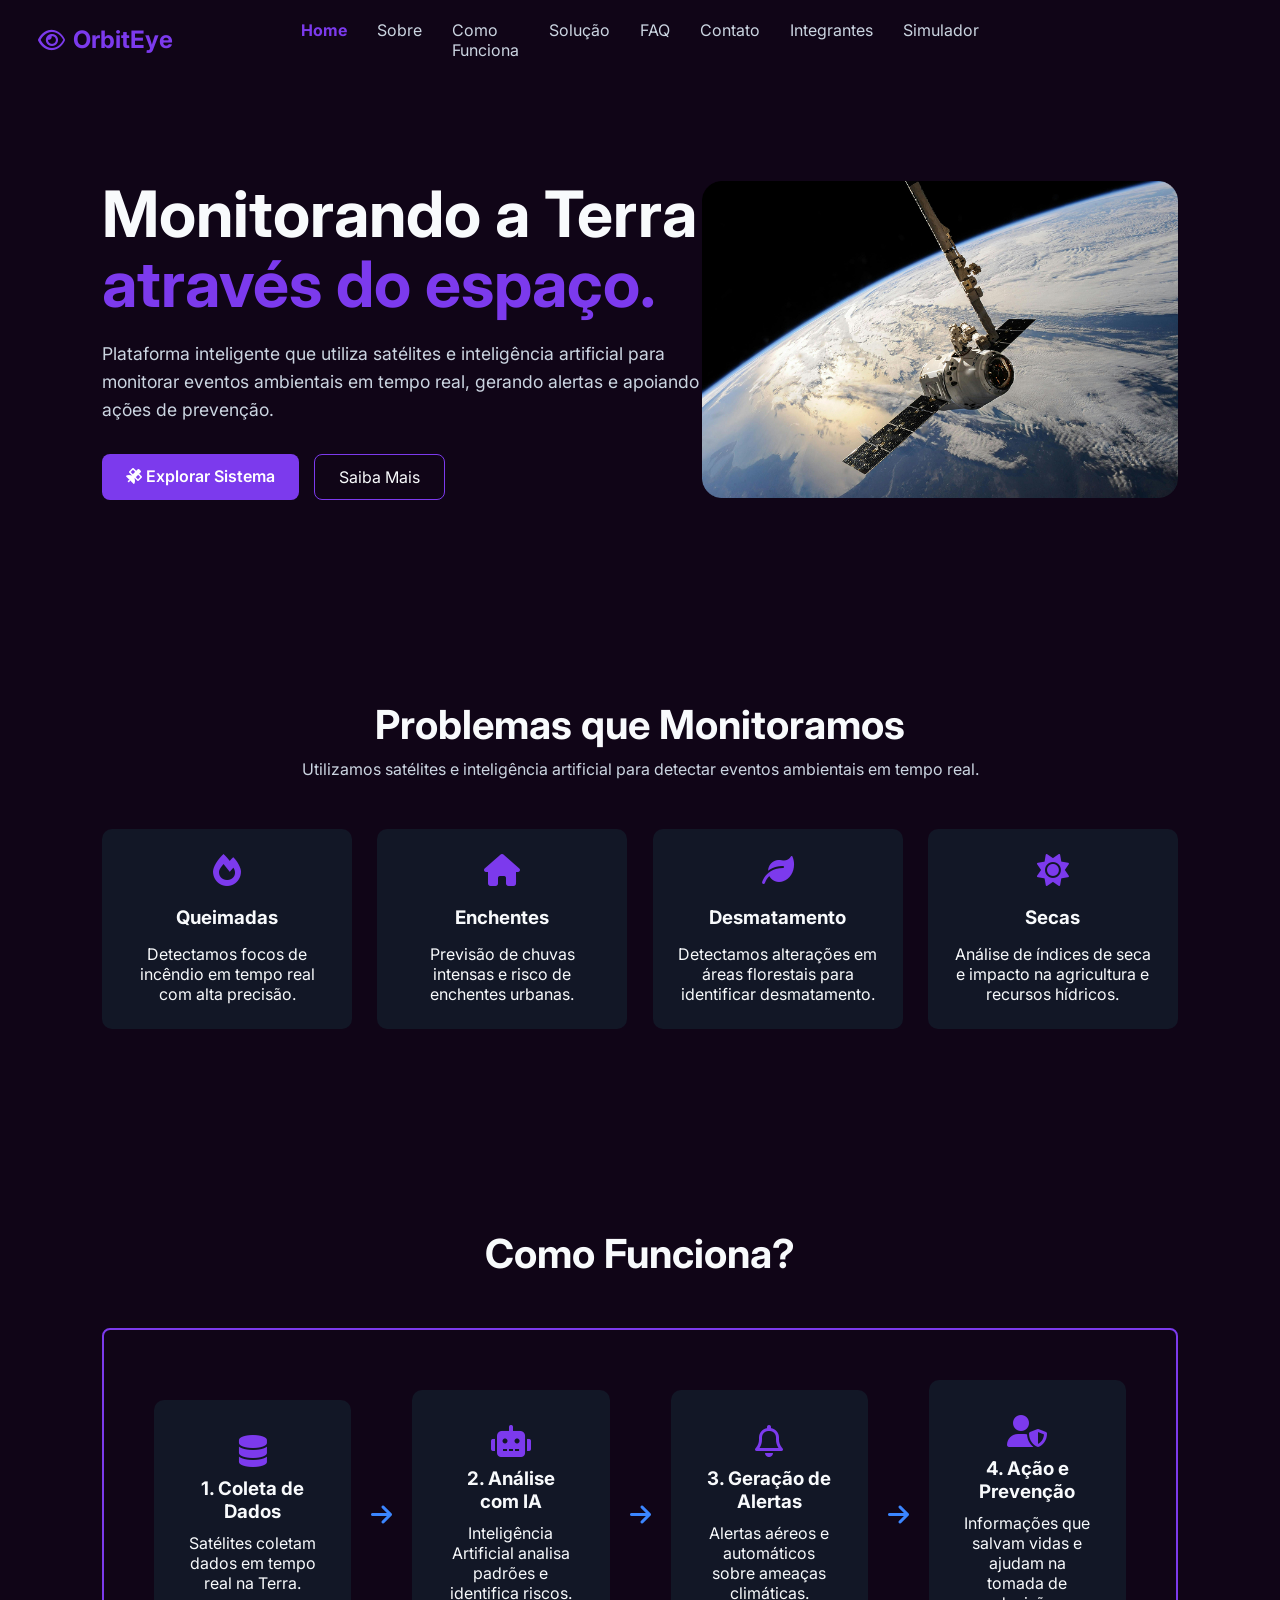
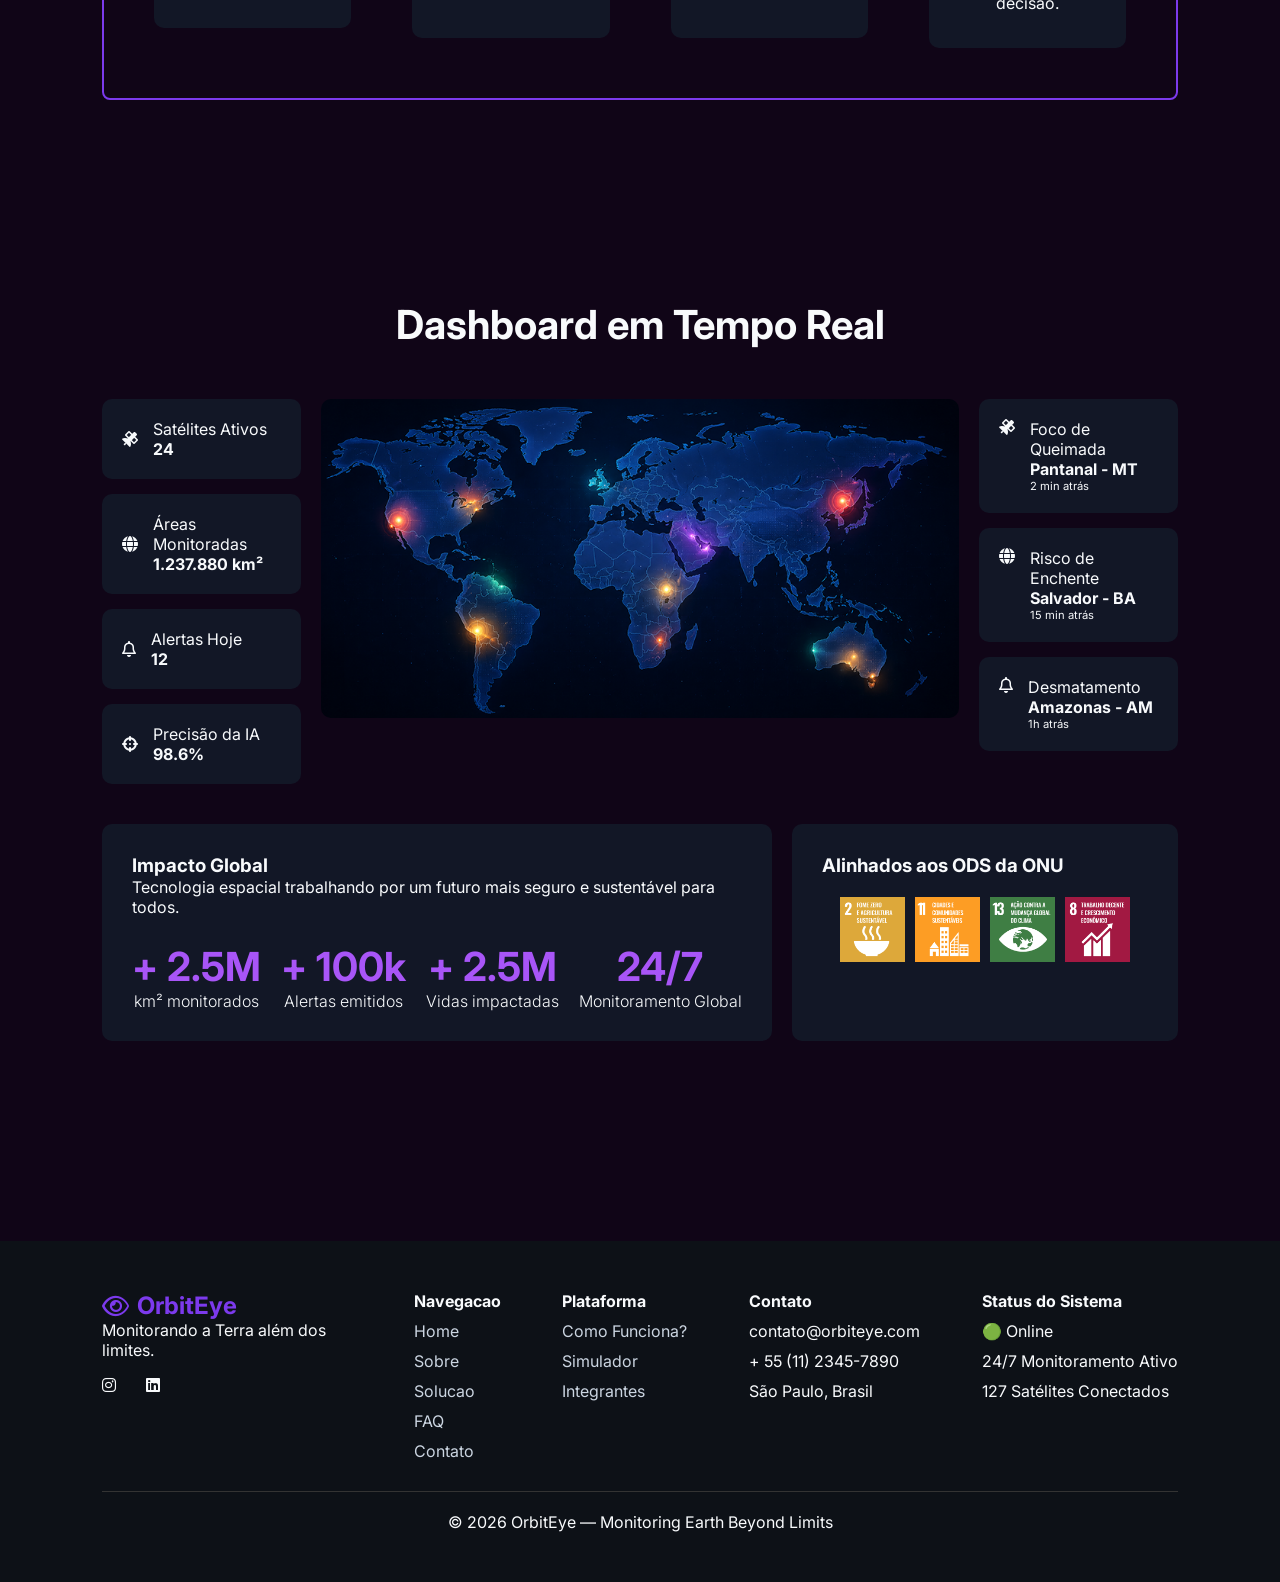
<file: index.html>
<!DOCTYPE html>
<html lang="pt-br">
<head>
    <meta charset="UTF-8">
    <meta name="viewport" content="width=device-width, initial-scale=1.0">
    <link rel="preconnect" href="https://fonts.googleapis.com">
    <link rel="preconnect" href="https://fonts.gstatic.com" crossorigin>
    <link href="https://fonts.googleapis.com/css2?family=Inter:ital,opsz,wght@0,14..32,100..900;1,14..32,100..900&display=swap" rel="stylesheet">
    <link rel="stylesheet" href="https://cdnjs.cloudflare.com/ajax/libs/font-awesome/6.0.0/css/all.min.css" />
    <link rel="stylesheet" href="./css/pages/index.css">
    <title>OrbitEye</title>
</head>
<body>
    
    <!--Navegação-->
    <nav>
        <a class="logo" href="index.html">
            <i class="fa-regular fa-eye"></i>OrbitEye
        </a>

        <ul class="nav-links">
            <li><a class="nav-link active-link" href="./index.html">Home</a></li>
            <li><a class="nav-link" href="./pages/sobre.html">Sobre</a></li>
            <li><a class="nav-link" href="./pages/como-funciona.html">Como Funciona</a></li>
            <li><a class="nav-link" href="./pages/solucao.html">Solução</a></li>
            <li><a class="nav-link" href="./pages/faq.html">FAQ</a></li>
            <li><a class="nav-link" href="./pages/contato.html">Contato</a></li>
            <li><a class="nav-link" href="./pages/integrantes.html">Integrantes</a></li>
            <li><a class="nav-link" href="./pages/simulador.html">Simulador</a></li>
        </ul>

        <!-- Menu Hamburguer -->
        <button class="hamburger" id="hamburger" aria-label="Abrir menu">
            <span></span>
            <span></span>
            <span></span>
        </button>
    </nav>

    <!--Hero-->
    <section class="hero">

        <div class="hero-content">

            <h1>
                Monitorando a Terra
                <span>através do espaço.</span>
            </h1>
    
            <p class="hero-description">
                Plataforma inteligente que utiliza satélites e inteligência artificial para monitorar eventos ambientais em tempo real, gerando alertas e apoiando ações de prevenção.
            </p>

            <div class="hero-buttons">

                <a href="./pages/simulador.html" class="btn-primary">
                    <i class="fa-solid fa-satellite"></i> Explorar Sistema
                </a>

                <a href="./pages/sobre.html" class="btn-secondary">
                    Saiba Mais
                </a>

            </div>

        </div>

        <div class="hero-image">

            <img 
                src="./assets/satelite_fundo.png" 
                alt="Imagem de Satelite"
            >

        </div>

    </section>

    <!--Seção de Problemas Monitorados-->
    <section class="problems">

        <div class="section-title">
            <h2>Problemas que Monitoramos</h2>
            <p>
                Utilizamos satélites e inteligência artificial para detectar eventos ambientais em tempo real.
            </p>
        </div>

        <div class="cards">

            <div class="problem-card">

                <i class="fa-solid fa-fire"></i>

                <h3>Queimadas</h3>
                <p>
                    Detectamos focos de incêndio em tempo real com alta precisão.
                </p>
            </div>

            <div class="problem-card">

                <i class="fa-solid fa-house"></i>

                <h3>Enchentes</h3>
                <p>
                    Previsão de chuvas intensas e risco de enchentes urbanas.
                </p>
            </div>

            <div class="problem-card">
                <i class="fa-solid fa-leaf"></i>

                <h3>Desmatamento</h3>
                <p>
                    Detectamos alterações em áreas florestais para identificar desmatamento.
                </p>
            </div>

            <div class="problem-card">
                <i class="fa-solid fa-sun"></i>

                <h3>Secas</h3>
                <p>
                    Análise de índices de seca e impacto na agricultura e recursos hídricos.
                </p>
            </div>

        </div>

    </section>

    <!--Seção de Funcionamento-->
    <section class="works">

        <div class="section-title">
            <h2>Como <span>Funciona?</span></h2>
        </div>

        <div class="steps">

            <div class="step-card">
                <i class="fa-solid fa-database"></i>

                <h3>1. Coleta de Dados</h3>
                <p>
                    Satélites coletam dados em tempo real na Terra.
                </p>
            </div>

            <i class="fa-solid fa-arrow-right arrow"></i>

            <div class="step-card">
                <i class="fa-solid fa-robot"></i>

                <h3>2. Análise com IA</h3>
                <p>
                    Inteligência Artificial analisa padrões e identifica riscos.
                </p>
            </div>

            <i class="fa-solid fa-arrow-right arrow"></i>

            <div class="step-card">
                <i class="fa-regular fa-bell"></i>

                <h3>3. Geração de Alertas</h3>
                <p>
                    Alertas aéreos e automáticos sobre ameaças climáticas.
                </p>
            </div>

            <i class="fa-solid fa-arrow-right arrow"></i>

            <div class="step-card">
                <i class="fa-solid fa-user-shield"></i>

                <h3>4. Ação e Prevenção</h3>
                <p>
                    Informações que salvam vidas e ajudam na tomada de decisão.
                </p>
            </div>

        </div>

    </section>

    <!--Seção de Dashboard-->
    <section class="dashboard" id="dashboard">

        <div class="section-title">
            <h2>Dashboard em Tempo Real</h2>
        </div>

        <!--Primeira Linha-->
        <div class="dashboard-top">

            <!--Estatísticas-->
            <div class="dashboard-stats">

                <div class="stat-item">
                    <i class="fa-solid fa-satellite"></i>
                    <div>
                        <p>Satélites Ativos</p>
                        <span>24</span>
                    </div>
                </div>

                <div class="stat-item">
                    <i class="fa-solid fa-globe"></i>
                    <div>
                        <p>Áreas Monitoradas</p>
                        <span>1.237.880 km²</span>
                    </div>
                </div>

                <div class="stat-item">
                    <i class="fa-regular fa-bell"></i>
                    <div>
                        <p>Alertas Hoje</p>
                        <span>12</span>
                    </div>
                </div>

                <div class="stat-item">
                    <i class="fa-solid fa-crosshairs"></i>
                    <div>
                        <p>Precisão da IA</p>
                        <span>98.6%</span>
                    </div>
                </div>

            </div>

            <!--Mapa-->
            <div class="dashboard-map">

                <img
                    src="./assets/dashboard_map.png"
                    alt="Mapa Mundial"
                >

            </div>

            <!--Alertas-->
            <div class="dashboard-alerts">

                <div class="alert-item">
                    <i class="fa-solid fa-satellite"></i>

                    <div>
                        <p>Foco de Queimada</p>
                        <span>Pantanal - MT</span>
                        <p class="secondary-p">2 min atrás</p>
                    </div>
                </div>

                <div class="alert-item">
                    <i class="fa-solid fa-globe"></i>

                    <div>
                        <p>Risco de Enchente</p>
                        <span>Salvador - BA</span>
                        <p class="secondary-p">15 min atrás</p>
                    </div>
                </div>

                <div class="alert-item">
                    <i class="fa-regular fa-bell"></i>

                    <div>
                        <p>Desmatamento</p>
                        <span>Amazonas - AM</span>
                        <p class="secondary-p">1h atrás</p>
                    </div>
                </div>

            </div>

        </div>

        <!--Segunda Linha-->
        <div class="dashboard-bottom">

            <!--Impacto Global-->
            <div class="impact">

                <h3>Impacto Global</h3>

                <p>
                    Tecnologia espacial trabalhando por um futuro mais seguro e sustentável para todos.
                </p>

                <div class="impact-cards">

                    <div class="impact-card">
                        <span>+ 2.5M</span>
                        <p>km² monitorados</p>
                    </div>

                    <div class="impact-card">
                        <span>+ 100k</span>
                        <p>Alertas emitidos</p>
                    </div>

                    <div class="impact-card">
                        <span>+ 2.5M</span>
                        <p>Vidas impactadas</p>
                    </div>

                    <div class="impact-card">
                        <span>24/7</span>
                        <p>Monitoramento Global</p>
                    </div>

                </div>

            </div>

            <!-- ODS -->
            <div class="ods">

                <h3>Alinhados aos ODS da ONU</h3>

                <div class="ods-icons">

                    <img src="./assets/ods2.png" alt="ODS 2">
                    <img src="./assets/ods11.png" alt="ODS 11">
                    <img src="./assets/ods13.png" alt="ODS 13">
                    <img src="./assets/ods8.png" alt="ODS 8">

                </div>

            </div>

        </div>

</section>


        <!--Footer-->
        <footer>

            <div class="footer-content">

                <!--Logo e Redes-->
                <div class="footer-brand">

                    <a class="logo" href="index.html">
                        <i class="fa-regular fa-eye"></i>
                        OrbitEye
                    </a>

                    <p>
                        Monitorando a Terra além dos limites.
                    </p>

                    <div class="social-links">

                        <a href="#">
                            <i class="fa-brands fa-instagram"></i>
                        </a>

                        <a href="#">
                            <i class="fa-brands fa-x-twitter"></i>
                        </a>

                        <a href="#">
                            <i class="fa-brands fa-linkedin"></i>
                        </a>

                    </div>

                </div>

            <!--Navegação-->

            <div class="footer-column">

                <h4>Navegacao</h4>

                <a href="./index.html">Home</a>
                <a href="./pages/sobre.html">Sobre</a>
                <a href="./pages/solucao.html">Solucao</a>
                <a href="./pages/faq.html">FAQ</a>
                <a href="./pages/contato.html">Contato</a>

            </div>

            <!--Plataforma-->
            <div class="footer-column">

                <h4>Plataforma</h4>

                <a href="./pages/como-funciona.html">Como Funciona?</a>
                <a href="./pages/simulador.html">Simulador</a>
                <a href="./pages/integrantes.html">Integrantes</a>

            </div>

            <!--Contato-->
            <div class="footer-column">

                <h4>Contato</h4>

                <p>contato@orbiteye.com</p>
                <p>+ 55 (11) 2345-7890</p>
                <p>São Paulo, Brasil</p>

            </div>

            <!--Status-->
            <div class="footer-column">

                <h4>Status do Sistema</h4>

                <p>🟢 Online</p>
                <p>24/7 Monitoramento Ativo</p>
                <p>127 Satélites Conectados</p>

            </div>

        </div>

        <div class="footer-bottom">

            <p>
                © 2026 OrbitEye — Monitoring Earth Beyond Limits
            </p>

        </div>
            
    </footer>

    <script src="./js/nav.js"></script>
</body>
</html>
</file>
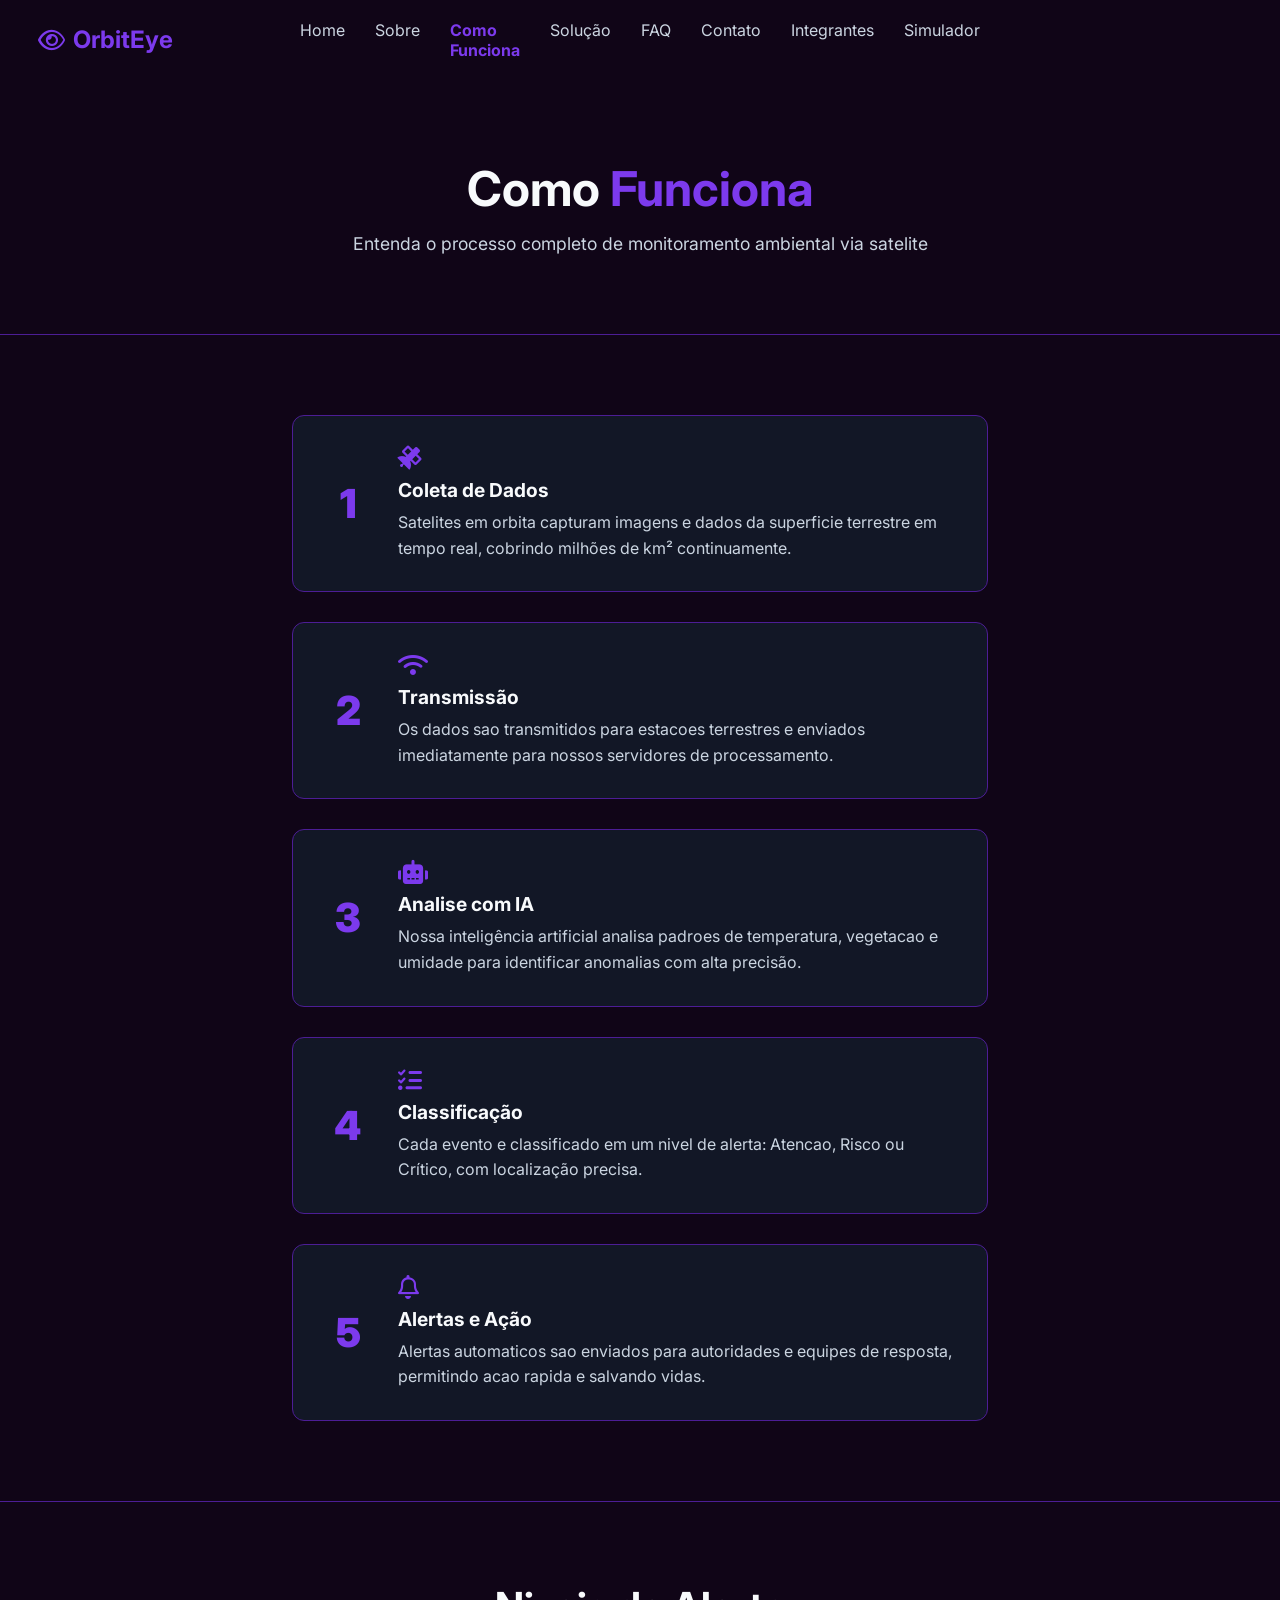
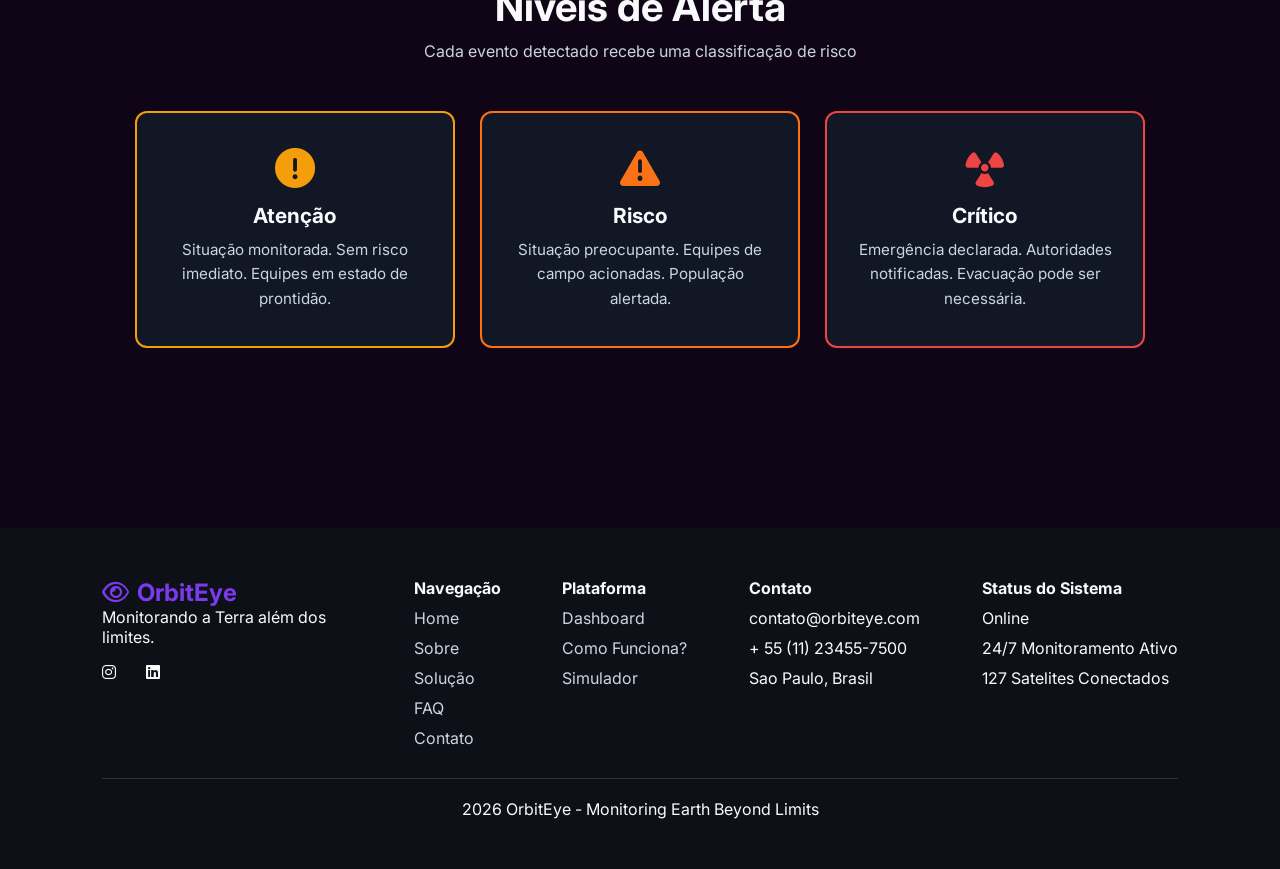
<file: pages/como-funciona.html>
﻿<!DOCTYPE html>
<html lang="pt-br">
<head>
    <meta charset="UTF-8">
    <meta name="viewport" content="width=device-width, initial-scale=1.0">
    <link rel="preconnect" href="https://fonts.googleapis.com">
    <link rel="preconnect" href="https://fonts.gstatic.com" crossorigin>
    <link href="https://fonts.googleapis.com/css2?family=Inter:ital,opsz,wght@0,14..32,100..900;1,14..32,100..900&display=swap" rel="stylesheet">
    <link rel="stylesheet" href="https://cdnjs.cloudflare.com/ajax/libs/font-awesome/6.0.0/css/all.min.css" />
    <link rel="stylesheet" href="../css/pages/como-funciona.css">
    <title>Como Funciona - OrbitEye</title>
</head>
<body>

    <!-- Navegacao -->
    <nav>
        <a class="logo" href="../index.html">
            <i class="fa-regular fa-eye"></i>OrbitEye
        </a>

        <ul class="nav-links">
            <li><a class="nav-link" href="../index.html">Home</a></li>
            <li><a class="nav-link" href="./sobre.html">Sobre</a></li>
            <li><a class="nav-link active-link" href="./como-funciona.html">Como Funciona</a></li>
            <li><a class="nav-link" href="./solucao.html">Solução</a></li>
            <li><a class="nav-link" href="./faq.html">FAQ</a></li>
            <li><a class="nav-link" href="./contato.html">Contato</a></li>
            <li><a class="nav-link" href="./integrantes.html">Integrantes</a></li>
            <li><a class="nav-link" href="./simulador.html">Simulador</a></li>
        </ul>

        <!-- Menu Hamburguer -->
        <button class="hamburger" id="hamburger" aria-label="Abrir menu">
            <span></span>
            <span></span>
            <span></span>
        </button>
    </nav>

    <!-- Hero -->
    <section class="how-hero">
        <h1>Como <span>Funciona</span></h1>
        <p>Entenda o processo completo de monitoramento ambiental via satelite</p>
    </section>

    <!-- Passos -->
    <section class="how-steps">

        <div class="step-item">
            <div class="step-number">1</div>
            <div class="step-content">
                <i class="fa-solid fa-satellite"></i>
                <h3>Coleta de Dados</h3>
                <p>Satelites em orbita capturam imagens e dados da superficie terrestre em tempo real, cobrindo milhões de km² continuamente.</p>
            </div>
        </div>

        <div class="step-item">
            <div class="step-number">2</div>
            <div class="step-content">
                <i class="fa-solid fa-wifi"></i>
                <h3>Transmissão</h3>
                <p>Os dados sao transmitidos para estacoes terrestres e enviados imediatamente para nossos servidores de processamento.</p>
            </div>
        </div>

        <div class="step-item">
            <div class="step-number">3</div>
            <div class="step-content">
                <i class="fa-solid fa-robot"></i>
                <h3>Analise com IA</h3>
                <p>Nossa inteligência artificial analisa padroes de temperatura, vegetacao e umidade para identificar anomalias com alta precisão.</p>
            </div>
        </div>

        <div class="step-item">
            <div class="step-number">4</div>
            <div class="step-content">
                <i class="fa-solid fa-list-check"></i>
                <h3>Classificação</h3>
                <p>Cada evento e classificado em um nivel de alerta: Atencao, Risco ou Crítico, com localização precisa.</p>
            </div>
        </div>

        <div class="step-item">
            <div class="step-number">5</div>
            <div class="step-content">
                <i class="fa-regular fa-bell"></i>
                <h3>Alertas e Ação</h3>
                <p>Alertas automaticos sao enviados para autoridades e equipes de resposta, permitindo acao rapida e salvando vidas.</p>
            </div>
        </div>

    </section>

    <!-- Niveis de Alerta -->
    <section class="alert-levels">

        <div class="section-title">
            <h2>Niveis de <span>Alerta</span></h2>
            <p>Cada evento detectado recebe uma classificação de risco</p>
        </div>

        <div class="alert-cards">

            <div class="alert-card alert-yellow">
                <i class="fa-solid fa-circle-exclamation"></i>
                <h3>Atenção</h3>
                <p>Situação monitorada. Sem risco imediato. Equipes em estado de prontidão.</p>
            </div>

            <div class="alert-card alert-orange">
                <i class="fa-solid fa-triangle-exclamation"></i>
                <h3>Risco</h3>
                <p>Situação preocupante. Equipes de campo acionadas. População alertada.</p>
            </div>

            <div class="alert-card alert-red">
                <i class="fa-solid fa-radiation"></i>
                <h3>Crítico</h3>
                <p>Emergência declarada. Autoridades notificadas. Evacuação pode ser necessária.</p>
            </div>

        </div>

    </section>

    <!-- Footer -->
    <footer>
        <div class="footer-content">

            <div class="footer-brand">
                <a class="logo" href="../index.html">
                    <i class="fa-regular fa-eye"></i>OrbitEye
                </a>
                <p>Monitorando a Terra além dos limites.</p>
                <div class="social-links">
                    <a href="#" aria-label="Instagram"><i class="fa-brands fa-instagram"></i></a>
                    <a href="#" aria-label="Twitter"><i class="fa-brands fa-x-twitter"></i></a>
                    <a href="#" aria-label="LinkedIn"><i class="fa-brands fa-linkedin"></i></a>
                </div>
            </div>

            <div class="footer-column">
                <h4>Navegação</h4>
                <a href="../index.html">Home</a>
                <a href="./sobre.html">Sobre</a>
                <a href="./solucao.html">Solução</a>
                <a href="./faq.html">FAQ</a>
                <a href="./contato.html">Contato</a>
            </div>

            <div class="footer-column">
                <h4>Plataforma</h4>
                <a href="../index.html#dashboard">Dashboard</a>
                <a href="./como-funciona.html">Como Funciona?</a>
                <a href="./simulador.html">Simulador</a>
            </div>

            <div class="footer-column">
                <h4>Contato</h4>
                <p>contato@orbiteye.com</p>
                <p>+ 55 (11) 23455-7500</p>
                <p>Sao Paulo, Brasil</p>
            </div>

            <div class="footer-column">
                <h4>Status do Sistema</h4>
                <p>Online</p>
                <p>24/7 Monitoramento Ativo</p>
                <p>127 Satelites Conectados</p>
            </div>

        </div>

        <div class="footer-bottom">
            <p>2026 OrbitEye - Monitoring Earth Beyond Limits</p>
        </div>
    </footer>

    <script src="../js/nav.js"></script>
</body>
</html>
</file>
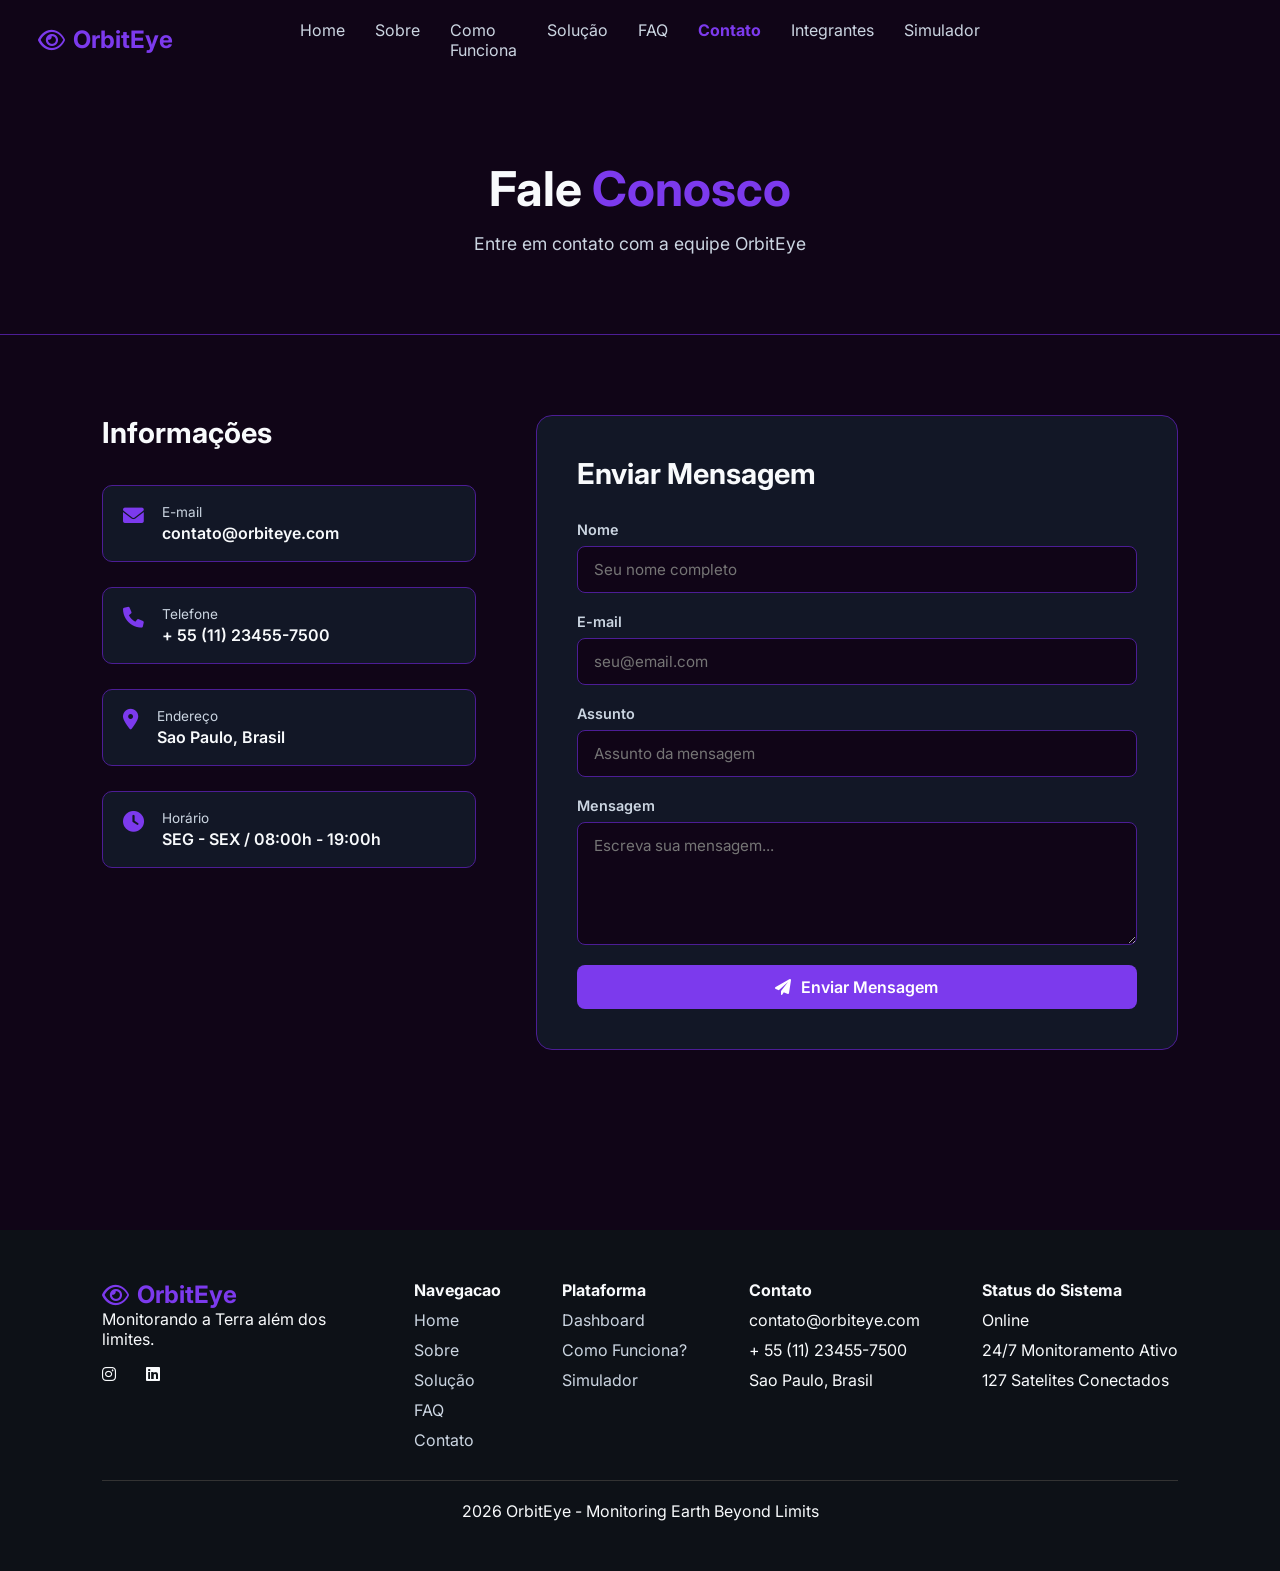
<file: pages/contato.html>
﻿<!DOCTYPE html>
<html lang="pt-br">
<head>
    <meta charset="UTF-8">
    <meta name="viewport" content="width=device-width, initial-scale=1.0">
    <link rel="preconnect" href="https://fonts.googleapis.com">
    <link rel="preconnect" href="https://fonts.gstatic.com" crossorigin>
    <link href="https://fonts.googleapis.com/css2?family=Inter:ital,opsz,wght@0,14..32,100..900;1,14..32,100..900&display=swap" rel="stylesheet">
    <link rel="stylesheet" href="https://cdnjs.cloudflare.com/ajax/libs/font-awesome/6.0.0/css/all.min.css" />
    <link rel="stylesheet" href="../css/pages/contato.css">
    <title>Contato - OrbitEye</title>
</head>
<body>

    <!-- Navegacao -->
    <nav>
        <a class="logo" href="../index.html">
            <i class="fa-regular fa-eye"></i>OrbitEye
        </a>

        <ul class="nav-links">
            <li><a class="nav-link" href="../index.html">Home</a></li>
            <li><a class="nav-link" href="./sobre.html">Sobre</a></li>
            <li><a class="nav-link" href="./como-funciona.html">Como Funciona</a></li>
            <li><a class="nav-link" href="./solucao.html">Solução</a></li>
            <li><a class="nav-link" href="./faq.html">FAQ</a></li>
            <li><a class="nav-link active-link" href="./contato.html">Contato</a></li>
            <li><a class="nav-link" href="./integrantes.html">Integrantes</a></li>
            <li><a class="nav-link" href="./simulador.html">Simulador</a></li>
        </ul>

        <!-- Menu Hamburguer -->
        <button class="hamburger" id="hamburger" aria-label="Abrir menu">
            <span></span>
            <span></span>
            <span></span>
        </button>
    </nav>

    <!-- Hero Contato -->
    <section class="contact-hero">
        <h1>Fale <span>Conosco</span></h1>
        <p>Entre em contato com a equipe OrbitEye</p>
    </section>

    <!-- Secao Contato -->
    <section class="contact-section">

        <div class="contact-container">

            <!-- Informacoes de Contato -->
            <div class="contact-info">

                <h2>Informações</h2>

                <div class="info-item">
                    <i class="fa-solid fa-envelope"></i>
                    <div>
                        <p>E-mail</p>
                        <span>contato@orbiteye.com</span>
                    </div>
                </div>

                <div class="info-item">
                    <i class="fa-solid fa-phone"></i>
                    <div>
                        <p>Telefone</p>
                        <span>+ 55 (11) 23455-7500</span>
                    </div>
                </div>

                <div class="info-item">
                    <i class="fa-solid fa-location-dot"></i>
                    <div>
                        <p>Endereço</p>
                        <span>Sao Paulo, Brasil</span>
                    </div>
                </div>

                <div class="info-item">
                    <i class="fa-solid fa-clock"></i>
                    <div>
                        <p>Horário</p>
                        <span>SEG - SEX / 08:00h - 19:00h</span>
                    </div>
                </div>

            </div>

            <!-- Formulario -->
            <div class="contact-form-wrapper">

                <h2>Enviar Mensagem</h2>

                <form id="contactForm">

                    <div class="form-group">
                        <label for="nome">Nome</label>
                        <input type="text" id="nome" placeholder="Seu nome completo">
                    </div>

                    <div class="form-group">
                        <label for="email">E-mail</label>
                        <input type="text" id="email" placeholder="seu@email.com">
                    </div>

                    <div class="form-group">
                        <label for="assunto">Assunto</label>
                        <input type="text" id="assunto" placeholder="Assunto da mensagem">
                    </div>

                    <div class="form-group">
                        <label for="mensagem">Mensagem</label>
                        <textarea id="mensagem" rows="5" placeholder="Escreva sua mensagem..."></textarea>
                    </div>

                    <button type="submit" class="btn-primary">
                        <i class="fa-solid fa-paper-plane"></i> Enviar Mensagem
                    </button>

                </form>

            </div>

        </div>

    </section>

    <!-- Footer -->
    <footer>
        <div class="footer-content">

            <div class="footer-brand">
                <a class="logo" href="../index.html">
                    <i class="fa-regular fa-eye"></i>OrbitEye
                </a>
                <p>Monitorando a Terra além dos limites.</p>
                <div class="social-links">
                    <a href="#" aria-label="Instagram"><i class="fa-brands fa-instagram"></i></a>
                    <a href="#" aria-label="Twitter"><i class="fa-brands fa-x-twitter"></i></a>
                    <a href="#" aria-label="LinkedIn"><i class="fa-brands fa-linkedin"></i></a>
                </div>
            </div>

            <div class="footer-column">
                <h4>Navegacao</h4>
                <a href="../index.html">Home</a>
                <a href="./sobre.html">Sobre</a>
                <a href="./solucao.html">Solução</a>
                <a href="./faq.html">FAQ</a>
                <a href="./contato.html">Contato</a>
            </div>

            <div class="footer-column">
                <h4>Plataforma</h4>
                <a href="../index.html#dashboard">Dashboard</a>
                <a href="./como-funciona.html">Como Funciona?</a>
                <a href="./simulador.html">Simulador</a>
            </div>

            <div class="footer-column">
                <h4>Contato</h4>
                <p>contato@orbiteye.com</p>
                <p>+ 55 (11) 23455-7500</p>
                <p>Sao Paulo, Brasil</p>
            </div>

            <div class="footer-column">
                <h4>Status do Sistema</h4>
                <p>Online</p>
                <p>24/7 Monitoramento Ativo</p>
                <p>127 Satelites Conectados</p>
            </div>

        </div>

        <div class="footer-bottom">
            <p>2026 OrbitEye - Monitoring Earth Beyond Limits</p>
        </div>
    </footer>

    <script src="../js/nav.js"></script>
    <script src="../js/contato.js"></script>
</body>
</html>
</file>
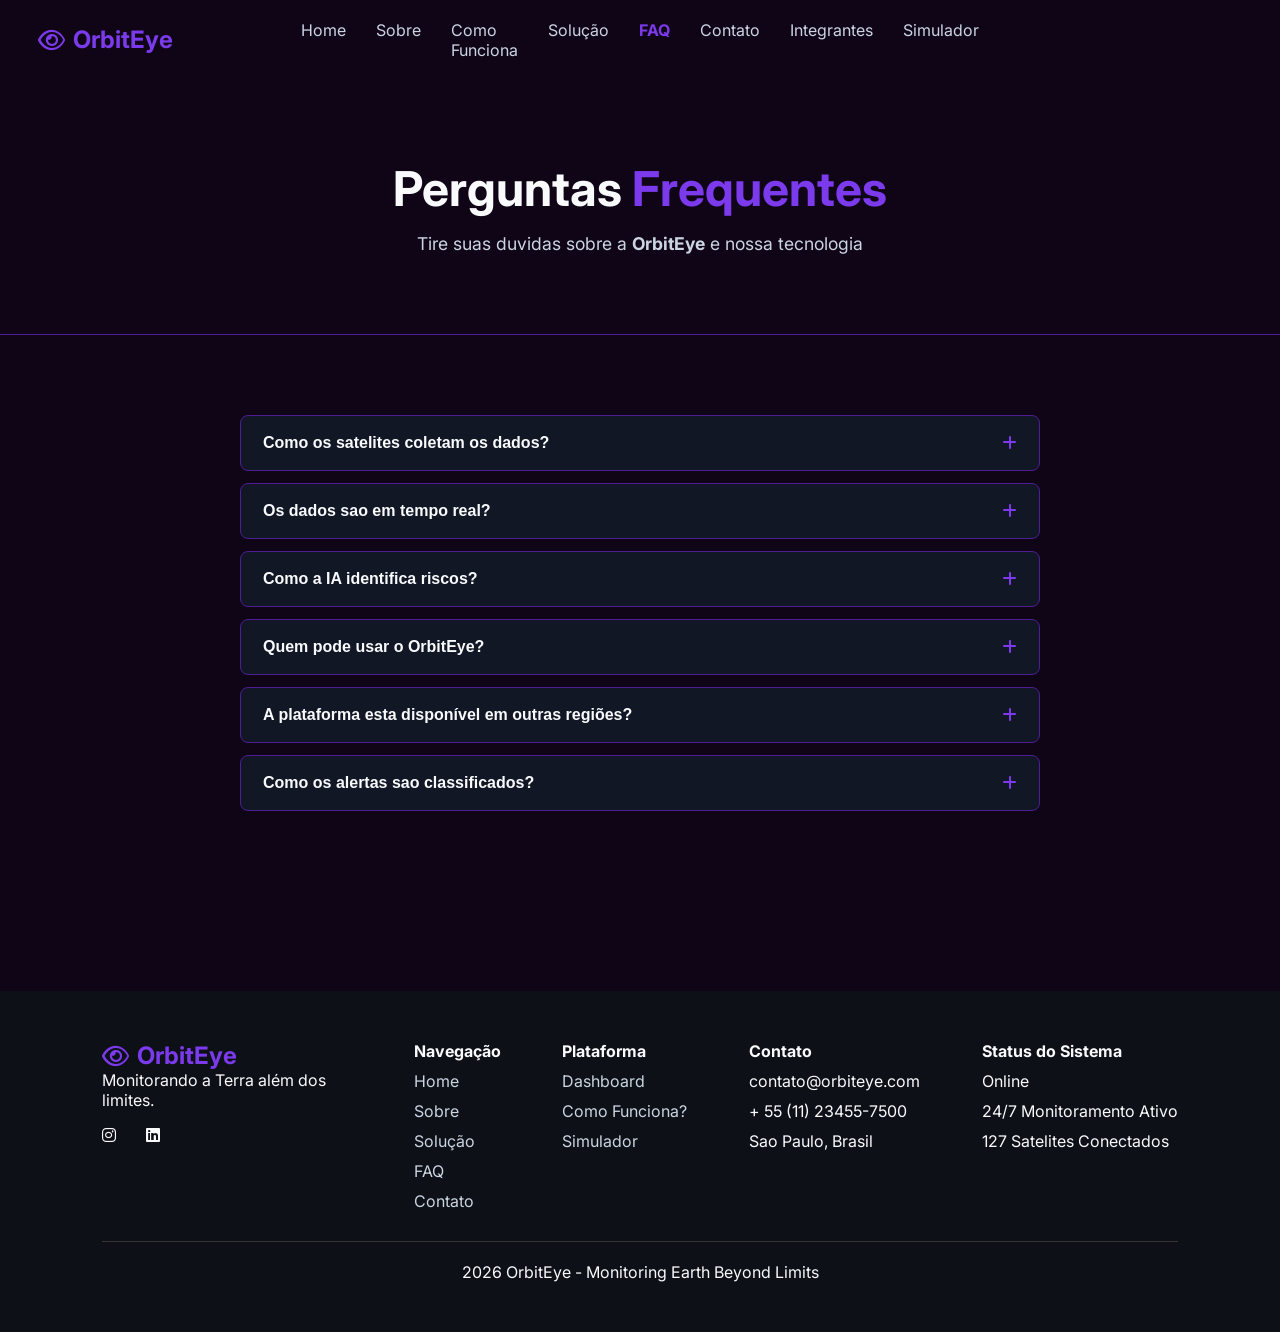
<file: pages/faq.html>
﻿<!DOCTYPE html>
<html lang="pt-br">
<head>
    <meta charset="UTF-8">
    <meta name="viewport" content="width=device-width, initial-scale=1.0">
    <link rel="preconnect" href="https://fonts.googleapis.com">
    <link rel="preconnect" href="https://fonts.gstatic.com" crossorigin>
    <link href="https://fonts.googleapis.com/css2?family=Inter:ital,opsz,wght@0,14..32,100..900;1,14..32,100..900&display=swap" rel="stylesheet">
    <link rel="stylesheet" href="https://cdnjs.cloudflare.com/ajax/libs/font-awesome/6.0.0/css/all.min.css" />
    <link rel="stylesheet" href="../css/pages/faq.css">
    <title>FAQ - OrbitEye</title>
</head>
<body>

    <!-- Navegacao -->
    <nav>
        <a class="logo" href="../index.html">
            <i class="fa-regular fa-eye"></i>OrbitEye
        </a>

        <ul class="nav-links">
            <li><a class="nav-link" href="../index.html">Home</a></li>
            <li><a class="nav-link" href="./sobre.html">Sobre</a></li>
            <li><a class="nav-link" href="./como-funciona.html">Como Funciona</a></li>
            <li><a class="nav-link" href="./solucao.html">Solução</a></li>
            <li><a class="nav-link active-link" href="./faq.html">FAQ</a></li>
            <li><a class="nav-link" href="./contato.html">Contato</a></li>
            <li><a class="nav-link" href="./integrantes.html">Integrantes</a></li>
            <li><a class="nav-link" href="./simulador.html">Simulador</a></li>
        </ul>

        <!-- Menu Hamburguer -->
        <button class="hamburger" id="hamburger" aria-label="Abrir menu">
            <span></span>
            <span></span>
            <span></span>
        </button>
    </nav>

    <!-- Hero FAQ -->
    <section class="faq-hero">
        <div class="faq-hero-content">
            <h1>Perguntas <span>Frequentes</span></h1>
            <p>Tire suas duvidas sobre a <strong>OrbitEye</strong> e nossa tecnologia</p>
        </div>
    </section>

    <!-- Secao FAQ Accordion -->
    <section class="faq-section">

        <div class="faq-container">

            <!-- Cada botao chama toggleFaq com seu numero direto -->

            <div class="faq-item">
                <button class="faq-question" onclick="toggleFaq(0)">
                    <span>Como os satelites coletam os dados?</span>
                    <i class="fa-solid fa-plus faq-icon"></i>
                </button>
                <div class="faq-answer">
                    <p>Nossos satelites utilizam sensores para capturar imagens da superficie terrestre. Os dados sao transmitidos em tempo real para nossos servidores de processamento.</p>
                </div>
            </div>

            <div class="faq-item">
                <button class="faq-question" onclick="toggleFaq(1)">
                    <span>Os dados sao em tempo real?</span>
                    <i class="fa-solid fa-plus faq-icon"></i>
                </button>
                <div class="faq-answer">
                    <p>Sim! A OrbitEye processa e entrega alertas com latencia média de 2 minutos após a detecção por satelite, com disponibilidade 24/7.</p>
                </div>
            </div>

            <div class="faq-item">
                <button class="faq-question" onclick="toggleFaq(2)">
                    <span>Como a IA identifica riscos?</span>
                    <i class="fa-solid fa-plus faq-icon"></i>
                </button>
                <div class="faq-answer">
                    <p>Nossa inteligência artificial analisa padrões de temperatura, vegetacao e umidade para identificar anomalias com 98,6% de precisão.</p>
                </div>
            </div>

            <div class="faq-item">
                <button class="faq-question" onclick="toggleFaq(3)">
                    <span>Quem pode usar o OrbitEye?</span>
                    <i class="fa-solid fa-plus faq-icon"></i>
                </button>
                <div class="faq-answer">
                    <p>A plataforma e voltada para orgaos governamentais, defesas civis, ONGs ambientais, pesquisadores e empresas do agronegócio.</p>
                </div>
            </div>

            <div class="faq-item">
                <button class="faq-question" onclick="toggleFaq(4)">
                    <span>A plataforma esta disponível em outras regiões?</span>
                    <i class="fa-solid fa-plus faq-icon"></i>
                </button>
                <div class="faq-answer">
                    <p>Atualmente cobrimos toda a America do Sul, com expansao prevista para America Central e Africa ate o final de 2026.</p>
                </div>
            </div>

            <div class="faq-item">
                <button class="faq-question" onclick="toggleFaq(5)">
                    <span>Como os alertas sao classificados?</span>
                    <i class="fa-solid fa-plus faq-icon"></i>
                </button>
                <div class="faq-answer">
                    <p>Os alertas sao classificados em tres niveis: Atencao (amarelo), Risco (laranja) e Critico (vermelho), com localização e recomendações de ação.</p>
                </div>
            </div>

        </div>

    </section>

    <!-- Footer -->
    <footer>
        <div class="footer-content">

            <div class="footer-brand">
                <a class="logo" href="../index.html">
                    <i class="fa-regular fa-eye"></i>OrbitEye
                </a>
                <p>Monitorando a Terra além dos limites.</p>
                <div class="social-links">
                    <a href="#" aria-label="Instagram"><i class="fa-brands fa-instagram"></i></a>
                    <a href="#" aria-label="Twitter"><i class="fa-brands fa-x-twitter"></i></a>
                    <a href="#" aria-label="LinkedIn"><i class="fa-brands fa-linkedin"></i></a>
                </div>
            </div>

            <div class="footer-column">
                <h4>Navegação</h4>
                <a href="../index.html">Home</a>
                <a href="./sobre.html">Sobre</a>
                <a href="./solucao.html">Solução</a>
                <a href="./faq.html">FAQ</a>
                <a href="./contato.html">Contato</a>
            </div>

            <div class="footer-column">
                <h4>Plataforma</h4>
                <a href="../index.html#dashboard">Dashboard</a>
                <a href="./como-funciona.html">Como Funciona?</a>
                <a href="./simulador.html">Simulador</a>
            </div>

            <div class="footer-column">
                <h4>Contato</h4>
                <p>contato@orbiteye.com</p>
                <p>+ 55 (11) 23455-7500</p>
                <p>Sao Paulo, Brasil</p>
            </div>

            <div class="footer-column">
                <h4>Status do Sistema</h4>
                <p>Online</p>
                <p>24/7 Monitoramento Ativo</p>
                <p>127 Satelites Conectados</p>
            </div>

        </div>

        <div class="footer-bottom">
            <p>2026 OrbitEye - Monitoring Earth Beyond Limits</p>
        </div>
    </footer>

    <script src="../js/nav.js"></script>
    <script src="../js/faq.js"></script>
</body>
</html>
</file>
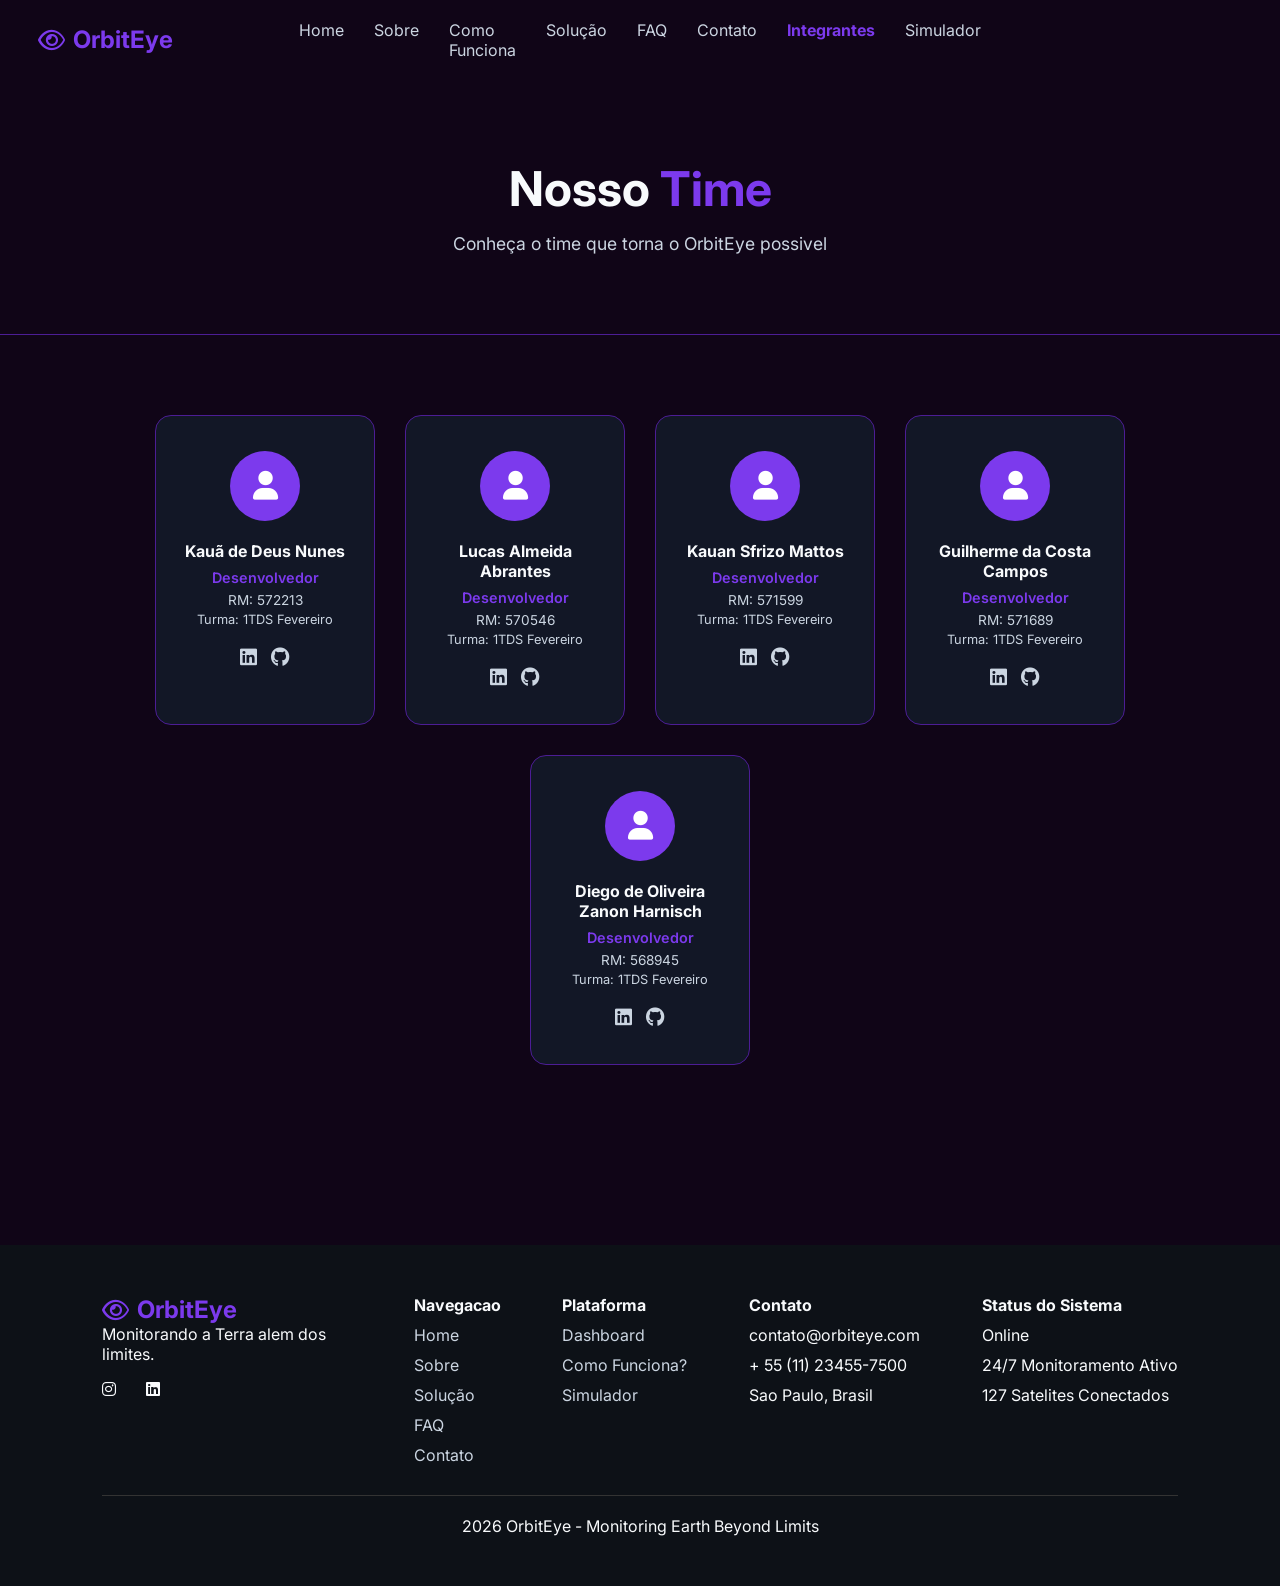
<file: pages/integrantes.html>
﻿<!DOCTYPE html>
<html lang="pt-br">

<head>
    <meta charset="UTF-8">
    <meta name="viewport" content="width=device-width, initial-scale=1.0">
    <link rel="preconnect" href="https://fonts.googleapis.com">
    <link rel="preconnect" href="https://fonts.gstatic.com" crossorigin>
    <link
        href="https://fonts.googleapis.com/css2?family=Inter:ital,opsz,wght@0,14..32,100..900;1,14..32,100..900&display=swap"
        rel="stylesheet">
    <link rel="stylesheet" href="https://cdnjs.cloudflare.com/ajax/libs/font-awesome/6.0.0/css/all.min.css" />
    <link rel="stylesheet" href="../css/pages/integrantes.css">
    <title>Integrantes - OrbitEye</title>
</head>

<body>

    <!-- Navegacao -->
    <nav>
        <a class="logo" href="../index.html">
            <i class="fa-regular fa-eye"></i>OrbitEye
        </a>

        <ul class="nav-links">
            <li><a class="nav-link" href="../index.html">Home</a></li>
            <li><a class="nav-link" href="./sobre.html">Sobre</a></li>
            <li><a class="nav-link" href="./como-funciona.html">Como Funciona</a></li>
            <li><a class="nav-link" href="./solucao.html">Solução</a></li>
            <li><a class="nav-link" href="./faq.html">FAQ</a></li>
            <li><a class="nav-link" href="./contato.html">Contato</a></li>
            <li><a class="nav-link active-link" href="./integrantes.html">Integrantes</a></li>
            <li><a class="nav-link" href="./simulador.html">Simulador</a></li>
        </ul>

        <!-- Menu Hamburguer -->
        <button class="hamburger" id="hamburger" aria-label="Abrir menu">
            <span></span>
            <span></span>
            <span></span>
        </button>
    </nav>

    <!-- Hero Integrantes -->
    <section class="team-hero">
        <h1>Nosso <span>Time</span></h1>
        <p>Conheça o time que torna o OrbitEye possivel</p>
    </section>

    <!-- Cards do Time -->
    <section class="team-section">

        <div class="team-grid">

            <div class="team-card">
                <div class="team-avatar">
                    <i class="fa-solid fa-user"></i>
                </div>
                <h3>Kauã de Deus Nunes</h3>
                <p class="team-role">Desenvolvedor</p>
                <p class="team-rm">RM: 572213</p>
                <p class="team-turma">Turma: 1TDS Fevereiro</p>
                <div class="team-social">
                    <a href="https://www.linkedin.com/in/kau%C3%A3-nunes-1505143b" aria-label="LinkedIn" target="_blank"
                        rel="noopener noreferrer">
                        <i class="fa-brands fa-linkedin"></i>
                    </a>
                    <a href="https://github.com/Kaua056" aria-label="GitHub" target="_blank" rel="noopener noreferrer">
                        <i class="fa-brands fa-github"></i>
                    </a>
                </div>
            </div>

            <div class="team-card">
                <div class="team-avatar">
                    <i class="fa-solid fa-user"></i>
                </div>
                <h3>Lucas Almeida Abrantes</h3>
                <p class="team-role">Desenvolvedor</p>
                <p class="team-rm">RM: 570546</p>
                <p class="team-turma">Turma: 1TDS Fevereiro</p>
                <div class="team-social">
                    <a href="https://www.linkedin.com/in/lucas-almeida-abrantes" aria-label="LinkedIn" target="_blank"
                        rel="noopener noreferrer">
                        <i class="fa-brands fa-linkedin"></i>
                    </a>
                    <a href="https://github.com/abrantes1" aria-label="GitHub" target="_blank"
                        rel="noopener noreferrer">
                        <i class="fa-brands fa-github"></i>
                    </a>
                </div>
            </div>

            <div class="team-card">
                <div class="team-avatar">
                    <i class="fa-solid fa-user"></i>
                </div>
                <h3>Kauan Sfrizo Mattos</h3>
                <p class="team-role">Desenvolvedor</p>
                <p class="team-rm">RM: 571599</p>
                <p class="team-turma">Turma: 1TDS Fevereiro</p>
                <div class="team-social">
                    <a href="https://www.linkedin.com/in/kauan-mattos" aria-label="LinkedIn" target="_blank"
                        rel="noopener noreferrer">
                        <i class="fa-brands fa-linkedin"></i>
                    </a>
                    <a href="https://github.com/KauanMattos" aria-label="GitHub" target="_blank"
                        rel="noopener noreferrer">
                        <i class="fa-brands fa-github"></i>
                    </a>
                </div>
            </div>

            <div class="team-card">
                <div class="team-avatar">
                    <i class="fa-solid fa-user"></i>
                </div>
                <h3>Guilherme da Costa Campos</h3>
                <p class="team-role">Desenvolvedor</p>
                <p class="team-rm">RM: 571689</p>
                <p class="team-turma">Turma: 1TDS Fevereiro</p>
                <div class="team-social">
                    <a href="https://www.linkedin.com/in/guilherme-da-costa-campos-bbb7a63aa" aria-label="LinkedIn"
                        target="_blank" rel="noopener noreferrer">
                        <i class="fa-brands fa-linkedin"></i>
                    </a>
                    <a href="https://github.com/guilherme76campos-creator" aria-label="GitHub" target="_blank"
                        rel="noopener noreferrer">
                        <i class="fa-brands fa-github"></i>
                    </a>
                </div>
            </div>

            <div class="team-card">
                <div class="team-avatar">
                    <i class="fa-solid fa-user"></i>
                </div>
                <h3>Diego de Oliveira Zanon Harnisch</h3>
                <p class="team-role">Desenvolvedor</p>
                <p class="team-rm">RM: 568945</p>
                <p class="team-turma">Turma: 1TDS Fevereiro</p>
                <div class="team-social">
                    <a href="https://www.linkedin.com/in/diego-zanon-32b79b252/" aria-label="LinkedIn" target="_blank"
                        rel="noopener noreferrer">
                        <i class="fa-brands fa-linkedin"></i>
                    </a>
                    <a href="https://github.com/trupi-zanon" aria-label="GitHub" target="_blank"
                        rel="noopener noreferrer">
                        <i class="fa-brands fa-github"></i>
                    </a>
                </div>
            </div>

        </div>

    </section>

    <!-- Footer -->
    <footer>
        <div class="footer-content">

            <div class="footer-brand">
                <a class="logo" href="../index.html">
                    <i class="fa-regular fa-eye"></i>OrbitEye
                </a>
                <p>Monitorando a Terra alem dos limites.</p>
                <div class="social-links">
                    <a href="#" aria-label="Instagram"><i class="fa-brands fa-instagram"></i></a>
                    <a href="#" aria-label="Twitter"><i class="fa-brands fa-x-twitter"></i></a>
                    <a href="#" aria-label="LinkedIn"><i class="fa-brands fa-linkedin"></i></a>
                </div>
            </div>

            <div class="footer-column">
                <h4>Navegacao</h4>
                <a href="../index.html">Home</a>
                <a href="./sobre.html">Sobre</a>
                <a href="./solucao.html">Solução</a>
                <a href="./faq.html">FAQ</a>
                <a href="./contato.html">Contato</a>
            </div>

            <div class="footer-column">
                <h4>Plataforma</h4>
                <a href="../index.html#dashboard">Dashboard</a>
                <a href="./como-funciona.html">Como Funciona?</a>
                <a href="./simulador.html">Simulador</a>
            </div>

            <div class="footer-column">
                <h4>Contato</h4>
                <p>contato@orbiteye.com</p>
                <p>+ 55 (11) 23455-7500</p>
                <p>Sao Paulo, Brasil</p>
            </div>

            <div class="footer-column">
                <h4>Status do Sistema</h4>
                <p>Online</p>
                <p>24/7 Monitoramento Ativo</p>
                <p>127 Satelites Conectados</p>
            </div>

        </div>

        <div class="footer-bottom">
            <p>2026 OrbitEye - Monitoring Earth Beyond Limits</p>
        </div>
    </footer>

    <script src="../js/nav.js"></script>
</body>

</html>
</file>
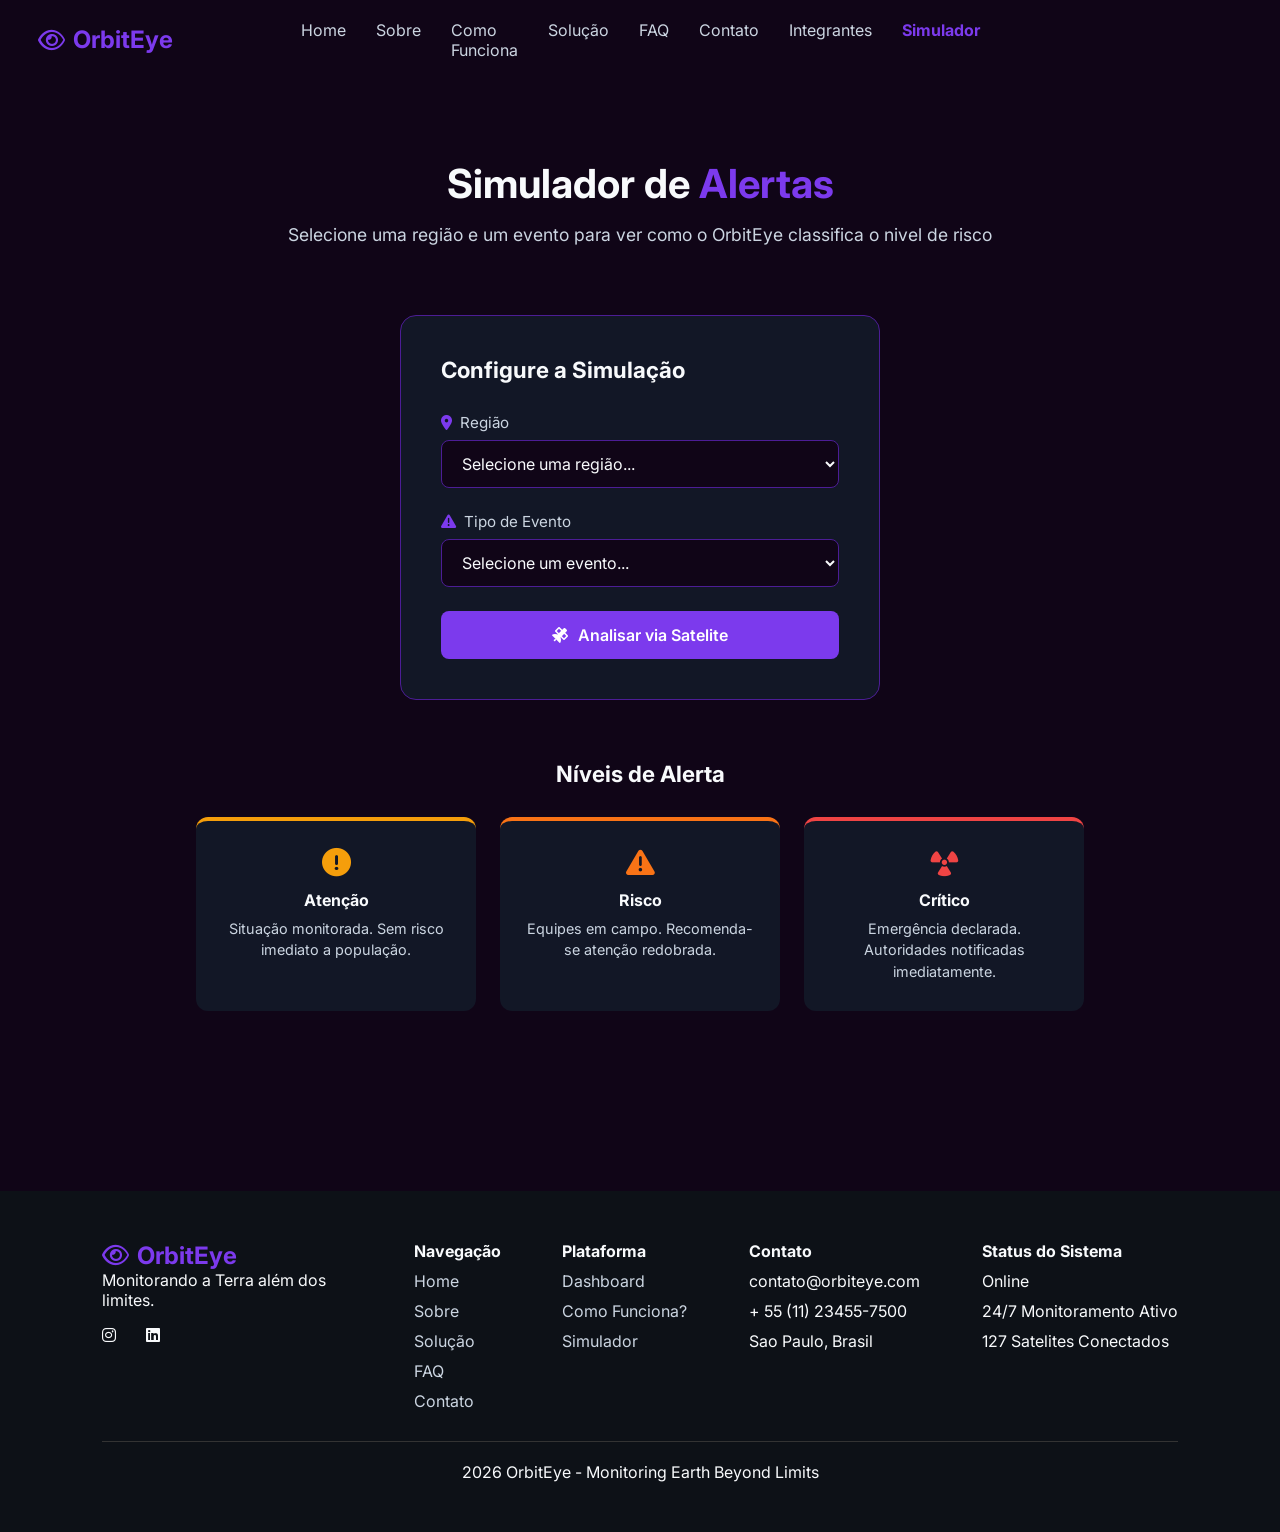
<file: pages/simulador.html>
<!DOCTYPE html>
<html lang="pt-br">
<head>
    <meta charset="UTF-8">
    <meta name="viewport" content="width=device-width, initial-scale=1.0">
    <link rel="preconnect" href="https://fonts.googleapis.com">
    <link rel="preconnect" href="https://fonts.gstatic.com" crossorigin>
    <link href="https://fonts.googleapis.com/css2?family=Inter:ital,opsz,wght@0,14..32,100..900;1,14..32,100..900&display=swap" rel="stylesheet">
    <link rel="stylesheet" href="https://cdnjs.cloudflare.com/ajax/libs/font-awesome/6.0.0/css/all.min.css" />
    <link rel="stylesheet" href="../css/pages/simulador.css">
    <title>Simulador - OrbitEye</title>
</head>
<body>

    <!-- Navegacao -->
    <nav>
        <a class="logo" href="../index.html">
            <i class="fa-regular fa-eye"></i>OrbitEye
        </a>

        <ul class="nav-links">
            <li><a class="nav-link" href="../index.html">Home</a></li>
            <li><a class="nav-link" href="./sobre.html">Sobre</a></li>
            <li><a class="nav-link" href="./como-funciona.html">Como Funciona</a></li>
            <li><a class="nav-link" href="./solucao.html">Solução</a></li>
            <li><a class="nav-link" href="./faq.html">FAQ</a></li>
            <li><a class="nav-link" href="./contato.html">Contato</a></li>
            <li><a class="nav-link" href="./integrantes.html">Integrantes</a></li>
            <li><a class="nav-link active-link" href="./simulador.html">Simulador</a></li>
        </ul>

        <!-- Menu Hamburguer -->
        <button class="hamburger" id="hamburger" aria-label="Abrir menu">
            <span></span>
            <span></span>
            <span></span>
        </button>
    </nav>

    <!-- Hero Simulador -->
    <section class="sim-hero">
        <h1>Simulador de <span>Alertas</span></h1>
        <p>Selecione uma região e um evento para ver como o OrbitEye classifica o nivel de risco</p>
    </section>

    <!-- Secao Simulador -->
    <section class="sim-section">

        <div class="sim-container">

            <!-- Formulario de Simulacao -->
            <div class="sim-form">

                <h2>Configure a Simulação</h2>

                <div class="sim-campo">
                    <label for="regiao">
                        <i class="fa-solid fa-location-dot"></i> Região
                    </label>
                    <select id="regiao">
                        <option value="">Selecione uma região...</option>
                        <option value="Regiao Norte">Regiao Norte</option>
                        <option value="Regiao Nordeste">Regiao Nordeste</option>
                        <option value="Regiao Centro-Oeste">Regiao Centro-Oeste</option>
                        <option value="Regiao Sudeste">Regiao Sudeste</option>
                        <option value="Regiao Sul">Regiao Sul</option>
                    </select>
                </div>

                <div class="sim-campo">
                    <label for="evento">
                        <i class="fa-solid fa-triangle-exclamation"></i> Tipo de Evento
                    </label>
                    <select id="evento">
                        <option value="">Selecione um evento...</option>
                        <option value="queimada">Queimada</option>
                        <option value="enchente">Enchente</option>
                        <option value="desmatamento">Desmatamento</option>
                        <option value="seca">Seca</option>
                    </select>
                </div>

                <button id="btnSimular" class="sim-btn">
                    <i class="fa-solid fa-satellite"></i> Analisar via Satelite
                </button>

            </div>

            <!-- Resultado da Simulacao -->
            <div id="resultado" class="sim-resultado escondido">

                <div class="sim-resultado-icone">
                    <i class="fa-solid fa-satellite-dish"></i>
                </div>

                <p class="sim-resultado-label">Nível de Alerta</p>
                <h3 id="nivel">--</h3>
                <p id="descricao">--</p>

                <div class="sim-resultado-info">
                    <i class="fa-solid fa-circle-info"></i>
                    <span>Dados gerados por simulação educacional OrbitEye</span>
                </div>

            </div>

        </div>

        <!-- Legenda dos Niveis -->
        <div class="sim-legenda">

            <h3>Níveis de Alerta</h3>

            <div class="sim-legenda-cards">

                <div class="legenda-card legenda-atencao">
                    <i class="fa-solid fa-circle-exclamation"></i>
                    <h4>Atenção</h4>
                    <p>Situação monitorada. Sem risco imediato a população.</p>
                </div>

                <div class="legenda-card legenda-risco">
                    <i class="fa-solid fa-triangle-exclamation"></i>
                    <h4>Risco</h4>
                    <p>Equipes em campo. Recomenda-se atenção redobrada.</p>
                </div>

                <div class="legenda-card legenda-critico">
                    <i class="fa-solid fa-radiation"></i>
                    <h4>Crítico</h4>
                    <p>Emergência declarada. Autoridades notificadas imediatamente.</p>
                </div>

            </div>

        </div>

    </section>

    <!-- Footer -->
    <footer>
        <div class="footer-content">

            <div class="footer-brand">
                <a class="logo" href="../index.html">
                    <i class="fa-regular fa-eye"></i>OrbitEye
                </a>
                <p>Monitorando a Terra além dos limites.</p>
                <div class="social-links">
                    <a href="#" aria-label="Instagram"><i class="fa-brands fa-instagram"></i></a>
                    <a href="#" aria-label="Twitter"><i class="fa-brands fa-x-twitter"></i></a>
                    <a href="#" aria-label="LinkedIn"><i class="fa-brands fa-linkedin"></i></a>
                </div>
            </div>

            <div class="footer-column">
                <h4>Navegação</h4>
                <a href="../index.html">Home</a>
                <a href="./sobre.html">Sobre</a>
                <a href="./solucao.html">Solução</a>
                <a href="./faq.html">FAQ</a>
                <a href="./contato.html">Contato</a>
            </div>

            <div class="footer-column">
                <h4>Plataforma</h4>
                <a href="../index.html#dashboard">Dashboard</a>
                <a href="./como-funciona.html">Como Funciona?</a>
                <a href="./simulador.html">Simulador</a>
            </div>

            <div class="footer-column">
                <h4>Contato</h4>
                <p>contato@orbiteye.com</p>
                <p>+ 55 (11) 23455-7500</p>
                <p>Sao Paulo, Brasil</p>
            </div>

            <div class="footer-column">
                <h4>Status do Sistema</h4>
                <p>Online</p>
                <p>24/7 Monitoramento Ativo</p>
                <p>127 Satelites Conectados</p>
            </div>

        </div>

        <div class="footer-bottom">
            <p>2026 OrbitEye - Monitoring Earth Beyond Limits</p>
        </div>
    </footer>

    <script src="../js/nav.js"></script>
    <script src="../js/simulador.js"></script>
</body>
</html>
</file>
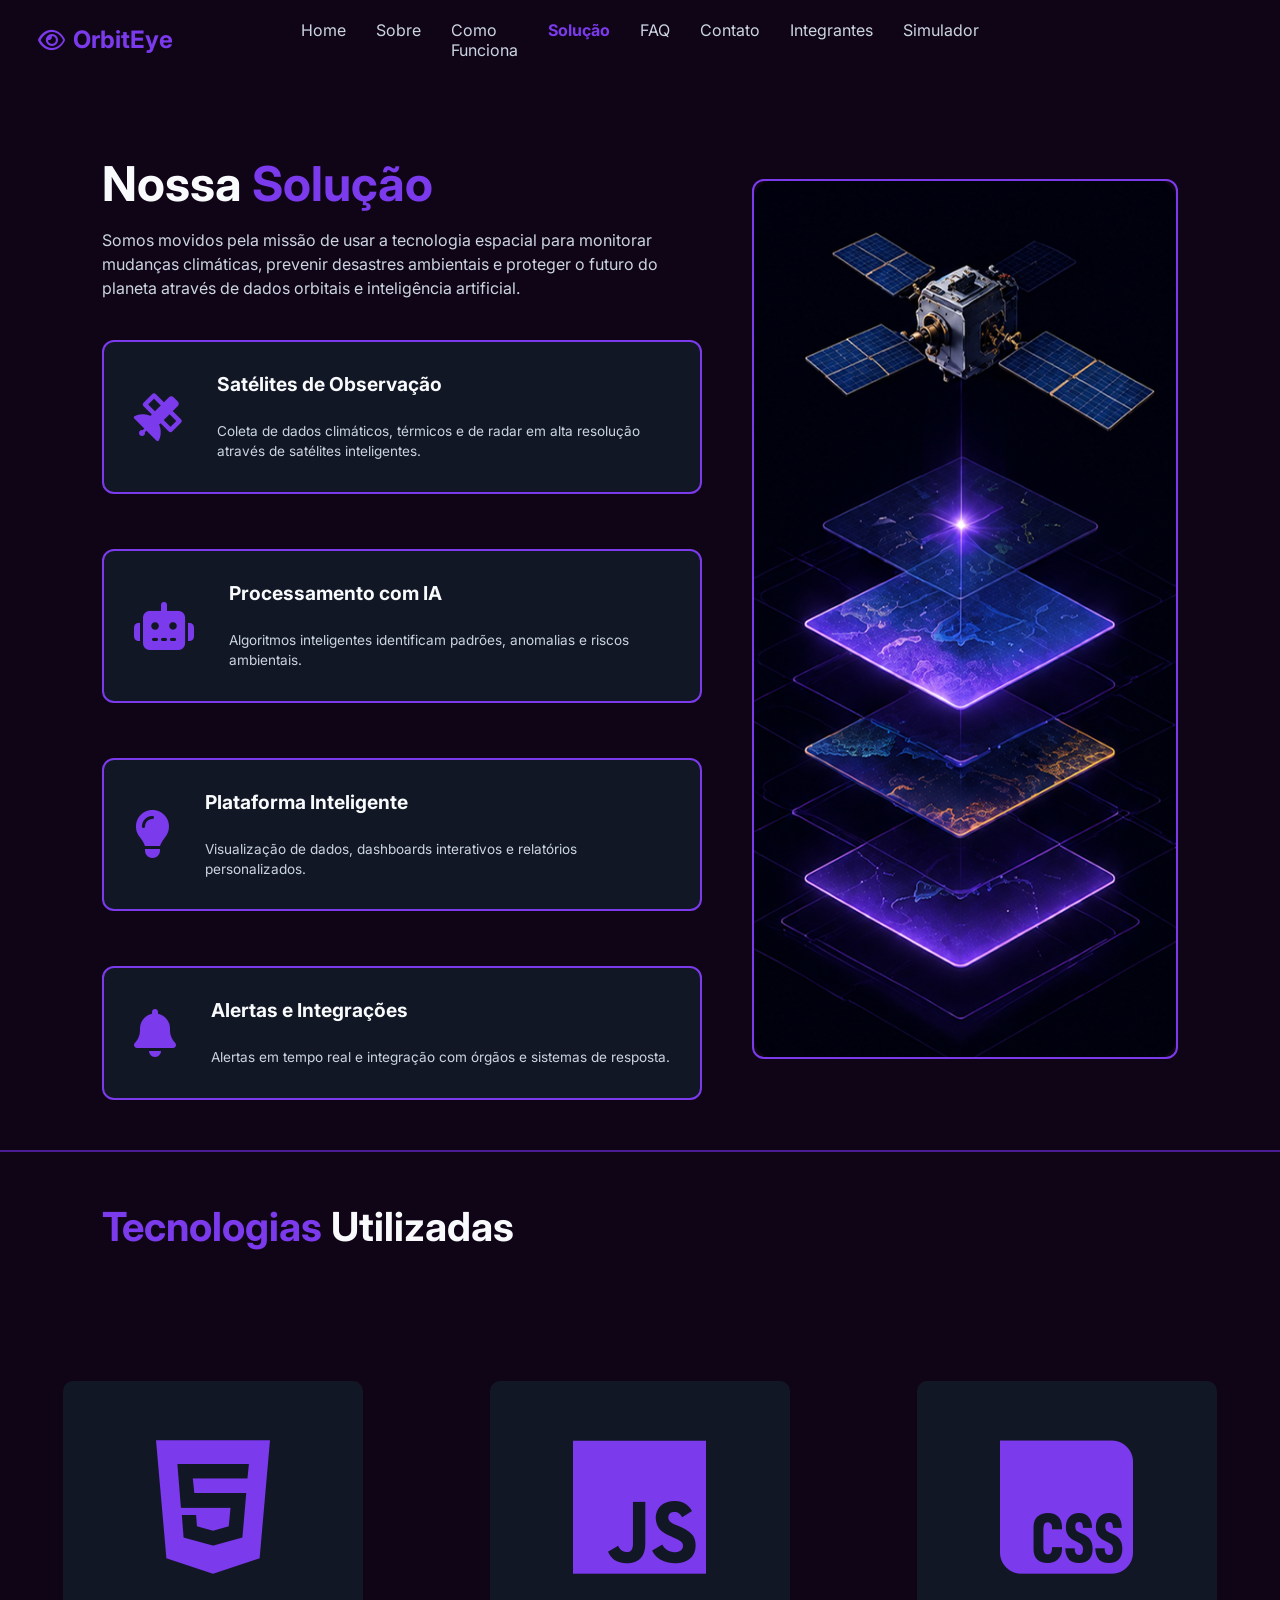
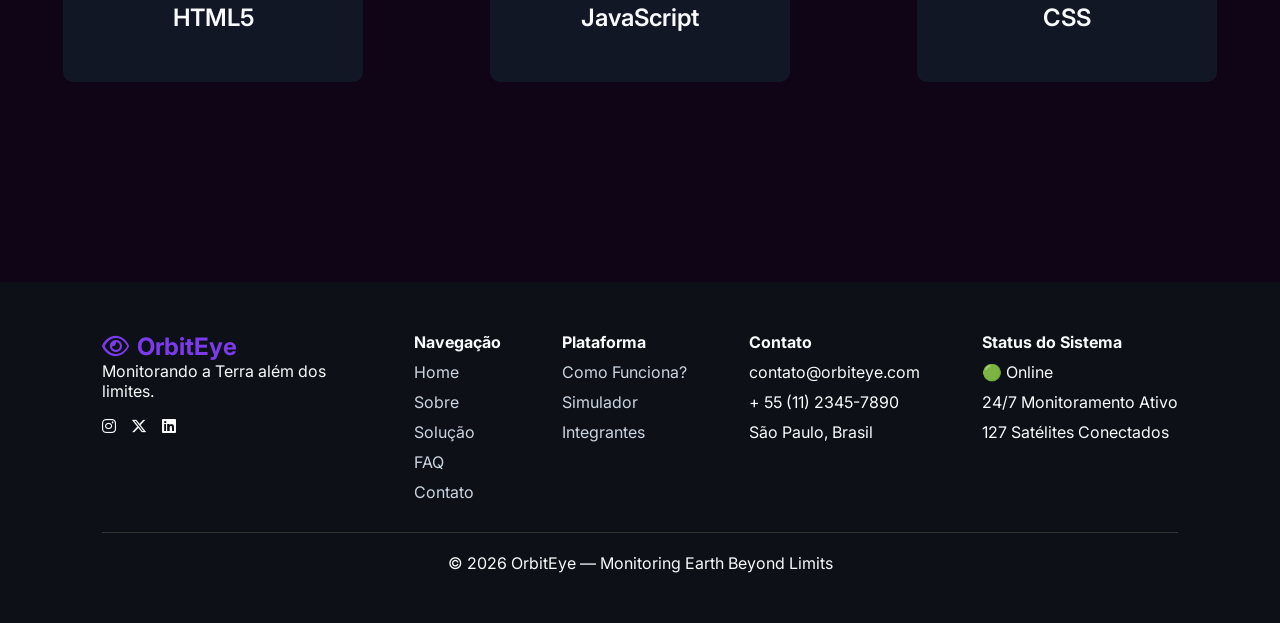
<file: pages/solucao.html>
﻿<!DOCTYPE html>
<html lang="pt-br">
<head>
    <meta charset="UTF-8">
    <meta name="viewport" content="width=device-width, initial-scale=1.0">
    <link rel="preconnect" href="https://fonts.googleapis.com">
    <link rel="preconnect" href="https://fonts.gstatic.com" crossorigin>
    <link href="https://fonts.googleapis.com/css2?family=Inter:ital,opsz,wght@0,14..32,100..900;1,14..32,100..900&display=swap" rel="stylesheet">
    <link rel="stylesheet" href="https://cdnjs.cloudflare.com/ajax/libs/font-awesome/6.7.2/css/all.min.css" />
    <link rel="stylesheet" href="../css/pages/solucao.css">
    <title>Solução - OrbitEye</title>
</head>
<body>

    <!--Navegação-->

    <nav>
        <a class="logo" href= "../index.html">
            <i class="fa-regular fa-eye"></i>OrbitEye
        </a>

        <ul class="nav-links">
            <li><a class="nav-link" href="../index.html">Home</a></li>
            <li><a class="nav-link" href="./sobre.html">Sobre</a></li>
            <li><a class="nav-link" href="./como-funciona.html">Como Funciona</a></li>
            <li><a class="nav-link active-link" href="./solucao.html">Solução</a></li>
            <li><a class="nav-link" href="./faq.html">FAQ</a></li>
            <li><a class="nav-link" href="./contato.html">Contato</a></li>
            <li><a class="nav-link" href="./integrantes.html">Integrantes</a></li>
            <li><a class="nav-link" href="./simulador.html">Simulador</a></li>
        </ul>

        <!-- Menu Hamburguer -->
        <button class="hamburger" id="hamburger" aria-label="Abrir menu">
            <span></span>
            <span></span>
            <span></span>
        </button>
    </nav>

    <!--Hero-->

    <section class="solution-hero">

        <div class="solution-content">

            <h1>
                Nossa <span>Solução</span>
            </h1>

            <p>
                Somos movidos pela missão de usar a tecnologia espacial para monitorar mudanças climáticas, prevenir desastres ambientais e proteger o futuro do planeta através de dados orbitais e inteligência artificial.
            </p>

            <div class="solution-cards">

                <!--CARD 1-->

                <div class="solution-card">

                <i class="fa-solid fa-satellite"></i>

                    <div class="solution-card-text">

                    <h3>Satélites de Observação</h3>

                    <p>Coleta de dados climáticos, térmicos e de radar em alta resolução através de satélites inteligentes.</p>

                    </div>

                </div>

                <!--CARD 2-->

                 <div class="solution-card">

                <i class="fa-solid fa-robot"></i>

                    <div class="solution-card-text">

                    <h3>Processamento com IA</h3>

                    <p>Algoritmos inteligentes identificam padrões, anomalias e riscos ambientais.</p>

                    </div>

                </div>

                <!--CARD 3-->

                 <div class="solution-card">

                <i class="fa-solid fa-lightbulb"></i>

                    <div class="solution-card-text">

                    <h3>Plataforma Inteligente</h3>

                    <p>Visualização de dados, dashboards interativos e relatórios personalizados.</p>

                    </div>

                </div>

                <!--CARD 4-->
                
                 <div class="solution-card">

                <i class="fa-solid fa-bell"></i>

                    <div class="solution-card-text">

                    <h3>Alertas e Integrações</h3>

                    <p>Alertas em tempo real e integração com órgãos e sistemas de resposta.</p>

                    </div>

                </div>


            </div>
        
        </div>

        <div class="solution-image">
            <img src="../assets/secondarySatelite.png" alt="Imagem de satelite capturando dados da camada da terra">
        </div>

    </section>

        <!--Seção de Tecnologias Utilizadas-->
        <div class="solution-line-cards"></div>

        <section class="technology">

            <h3><span>Tecnologias</span> Utilizadas</h3>
        

        <div class="technology-cards-border">

            <div class="technology-card html">

                <i class="fa-brands fa-html5 html-icon"></i>
                <p>HTML5</p>
            </div>
            
            <div class="technology-card js">

                <i class="fa-brands fa-js js-icon"></i>
                <p>JavaScript</p>

            </div>

            <div class="technology-card css">

                <i class="fa-brands fa-css css-icon"></i>
                <p>CSS</p>

            </div>
        </div>

        </section>

         <!--Footer-->
    <footer>

        <div class="footer-content">

            <!--Logo e Redes-->
            <div class="footer-brand">

                <a class="logo" href="../index.html">
                    <i class="fa-regular fa-eye"></i>
                    OrbitEye
                </a>

                <p>
                    Monitorando a Terra além dos limites.
                </p>

                <div class="social-links">

                    <a href="#">
                        <i class="fa-brands fa-instagram"></i>
                    </a>

                    <a href="#">
                        <i class="fa-brands fa-x-twitter"></i>
                    </a>

                    <a href="#">
                        <i class="fa-brands fa-linkedin"></i>
                    </a>

                </div>

            </div>

            <div class="footer-column">

                <h4>Navegação</h4>

                <a href="../index.html">Home</a>
                <a href="./sobre.html">Sobre</a>
                <a href="./solucao.html">Solução</a>
                <a href="./faq.html">FAQ</a>
                <a href="./contato.html">Contato</a>

            </div>

            <div class="footer-column">

                <h4>Plataforma</h4>

                <a href="./como-funciona.html">Como Funciona?</a>
                <a href="./simulador.html">Simulador</a>
                <a href="./integrantes.html">Integrantes</a>

            </div>

            <!--Contato-->
            <div class="footer-column">

                <h4>Contato</h4>

                <p>contato@orbiteye.com</p>
                <p>+ 55 (11) 2345-7890</p>
                <p>São Paulo, Brasil</p>

            </div>

            <!--Status-->
            <div class="footer-column">

                <h4>Status do Sistema</h4>

                <p>🟢 Online</p>
                <p>24/7 Monitoramento Ativo</p>
                <p>127 Satélites Conectados</p>

            </div>

        </div>

        <div class="footer-bottom">

            <p>
                © 2026 OrbitEye — Monitoring Earth Beyond Limits
            </p>

        </div>

    </footer>

    <script src="../js/nav.js"></script>
</body>
</html>
</file>
<file: css/pages/index.css>
@import "../global.css";
@import "../painel.css";

/* Hero */
.hero {
    padding: 100px 8%;
    display: flex;
    justify-content: space-between;
    align-items: center;
}

.hero-content {
    max-width: 600px;
}

.hero-content h1 {
    font-size: 4rem;
    line-height: 1.1;
}

.hero-content span {
    color: var(--primary-color);
}

.hero-description {
    color: var(--text-color-secondary);
    font-size: 1.1rem;
    margin: 20px 0;
    line-height: 1.6;
}

.hero-buttons {
    margin-top: 30px;
    display: flex;
    gap: 15px;
}

.hero-image img {
    width: 560px;
}

/* Problemas / Works / Dashboard */
.problems,
.works,
.dashboard {
    padding: 100px 8%;
}

.cards {
    display: flex;
    justify-content: space-between;
    gap: 20px;
}

.problem-card {
    width: 250px;
    padding: 25px;
    background-color: var(--card-backround);
    border-radius: 10px;
    text-align: center;
}

.problem-card i {
    font-size: 2rem;
    color: var(--primary-color);
    margin-bottom: 20px;
}

.problem-card h3 {
    margin-bottom: 15px;
}

/* Steps */
.steps {
    display: flex;
    align-items: center;
    justify-content: center;
    gap: 20px;
    border: 2px solid var(--primary-color);
    border-radius: 8px;
    padding: 50px;
    margin-top: 50px;
}

.step-card {
    width: 450px;
    padding: 35px;
    text-align: center;
    background-color: var(--card-backround);
    border-radius: 10px;
}

.step-card i {
    font-size: 2rem;
    color: var(--primary-color);
    margin-bottom: 10px;
}

.step-card h3 {
    margin-bottom: 10px;
}

.arrow {
    color: var(--secondary-color);
    font-size: 1.5rem;
}

/* Dashboard */
.dashboard-top {
    display: flex;
    justify-content: space-between;
    gap: 20px;
    margin-top: 50px;
}

.dashboard-stats {
    width: 25%;
    display: flex;
    flex-direction: column;
    gap: 15px;
}

.dashboard-stats span {
    font-weight: 700;
}

.stat-item {
    background-color: var(--card-backround);
    padding: 20px;
    border-radius: 10px;
    display: flex;
    align-items: center;
    gap: 15px;
}

.dashboard-map {
    width: 80%;
    border-radius: 8px;
}

.dashboard-map img {
    width: 100%;
    border-radius: 10px;
}

.dashboard-alerts {
    width: 25%;
    display: flex;
    flex-direction: column;
    gap: 15px;
}

.dashboard-alerts span {
    font-weight: 700;
}

.dashboard-alerts .secondary-p {
    font-size: 0.7rem;
}

.alert-item {
    background-color: var(--card-backround);
    padding: 20px;
    border-radius: 10px;
    display: flex;
    gap: 15px;
}

.dashboard-bottom {
    margin-top: 40px;
    display: flex;
    justify-content: space-between;
    gap: 20px;
}

.impact {
    width: 70%;
    background-color: var(--card-backround);
    padding: 30px;
    border-radius: 10px;
}

.impact-cards {
    display: flex;
    justify-content: space-between;
    margin-top: 25px;
}

.impact-card {
    text-align: center;
}

.impact-card span {
    font-size: 2.5rem;
    color: var(--text-color-neon);
    font-weight: 700;
}

.impact-card p {
    font-weight: 300;
}

.ods {
    width: 40%;
    background-color: var(--card-backround);
    padding: 30px;
    border-radius: 10px;
}

.ods-icons {
    display: flex;
    justify-content: center;
    gap: 10px;
    margin-top: 20px;
}

.ods img {
    width: 20%;
}

/* Responsividade */
@media (max-width: 1024px) {
    .hero {
        flex-direction: column;
        text-align: center;
        gap: 40px;
    }

    .hero-buttons {
        justify-content: center;
    }

    .cards {
        flex-wrap: wrap;
        justify-content: center;
    }

    .dashboard-top,
    .dashboard-bottom {
        flex-direction: column;
    }

    .dashboard-stats,
    .dashboard-map,
    .dashboard-alerts,
    .impact,
    .ods {
        width: 100%;
    }
}

@media (max-width: 768px) {
    .hero-content h1 {
        font-size: 2.5rem;
    }

    .hero-image img {
        width: 100%;
    }

    .steps {
        flex-direction: column;
    }

    .arrow {
        display: none;
    }

    .step-card {
        width: 100%;
    }
}
</file>
<file: css/pages/como-funciona.css>
﻿@import "../global.css";

/* Hero */
.how-hero {
    padding: 80px 8%;
    text-align: center;
    border-bottom: 1px solid var(--primary-dark);
}

.how-hero h1 {
    font-size: 3rem;
    margin-bottom: 15px;
}

.how-hero h1 span {
    color: var(--primary-color);
}

.how-hero p {
    color: var(--text-color-secondary);
    font-size: 1.1rem;
}

/* Passos */
.how-steps {
    padding: 80px 8%;
    display: flex;
    flex-direction: column;
    gap: 30px;
    max-width: 900px;
    margin: 0 auto;
}

.step-item {
    display: flex;
    align-items: center;
    gap: 25px;
    background-color: var(--card-backround);
    border: 1px solid var(--primary-dark);
    border-radius: 12px;
    padding: 30px;
}

.step-number {
    font-size: 2.5rem;
    font-weight: 900;
    color: var(--primary-color);
    min-width: 50px;
    text-align: center;
}

.step-content {
    display: flex;
    flex-direction: column;
    gap: 8px;
}

.step-content i {
    font-size: 1.5rem;
    color: var(--primary-color);
}

.step-content h3 {
    font-size: 1.2rem;
}

.step-content p {
    color: var(--text-color-secondary);
    line-height: 1.6;
}

/* NÃ­veis de alerta */
.alert-levels {
    padding: 80px 8%;
    border-top: 1px solid var(--primary-dark);
}

.alert-cards {
    display: flex;
    gap: 25px;
    justify-content: center;
    flex-wrap: wrap;
    margin-top: 30px;
}

.alert-card {
    flex: 1;
    min-width: 220px;
    max-width: 320px;
    background-color: var(--card-backround);
    border-radius: 12px;
    padding: 35px 25px;
    text-align: center;
    border: 2px solid transparent;
}

.alert-card i {
    font-size: 2.5rem;
    margin-bottom: 15px;
}

.alert-card h3 {
    font-size: 1.3rem;
    margin-bottom: 10px;
}

.alert-card p {
    color: var(--text-color-secondary);
    line-height: 1.6;
    font-size: 0.95rem;
}

.alert-yellow {
    border-color: #F59E0B;
}

.alert-yellow i {
    color: #F59E0B;
}

.alert-orange {
    border-color: #F97316;
}

.alert-orange i {
    color: #F97316;
}

.alert-red {
    border-color: #EF4444;
}

.alert-red i {
    color: #EF4444;
}

/* Responsividade */
@media (max-width: 900px) {
    .how-hero h1 {
        font-size: 2rem;
    }

    .how-steps {
        padding: 50px 5%;
    }

    .step-item {
        flex-direction: column;
        text-align: center;
    }

    .alert-cards {
        flex-direction: column;
        align-items: center;
    }
}
</file>
<file: css/pages/contato.css>
﻿@import "../global.css";

/* Hero */
.contact-hero {
    padding: 80px 8%;
    text-align: center;
    border-bottom: 1px solid var(--primary-dark);
}

.contact-hero h1 {
    font-size: 3rem;
    margin-bottom: 15px;
}

.contact-hero h1 span {
    color: var(--primary-color);
}

.contact-hero p {
    color: var(--text-color-secondary);
    font-size: 1.1rem;
}

/* SeÃ§Ã£o */
.contact-section {
    padding: 80px 8%;
}

.contact-container {
    display: flex;
    gap: 60px;
    max-width: 1100px;
    margin: 0 auto;
    align-items: flex-start;
}

/* Info */
.contact-info {
    flex: 1;
    display: flex;
    flex-direction: column;
    gap: 25px;
}

.contact-info h2 {
    font-size: 1.8rem;
    margin-bottom: 10px;
}

.info-item {
    display: flex;
    align-items: flex-start;
    gap: 18px;
    background-color: var(--card-backround);
    border: 1px solid var(--primary-dark);
    border-radius: 10px;
    padding: 18px 20px;
}

.info-item i {
    font-size: 1.3rem;
    color: var(--primary-color);
    margin-top: 2px;
}

.info-item p {
    font-size: 0.85rem;
    color: var(--text-color-secondary);
    margin-bottom: 3px;
}

.info-item span {
    font-size: 1rem;
    font-weight: 600;
}

/* FormulÃ¡rio */
.contact-form-wrapper {
    flex: 1.5;
    background-color: var(--card-backround);
    border: 1px solid var(--primary-dark);
    border-radius: 16px;
    padding: 40px;
}

.contact-form-wrapper h2 {
    font-size: 1.8rem;
    margin-bottom: 30px;
}

.form-group {
    display: flex;
    flex-direction: column;
    gap: 8px;
    margin-bottom: 20px;
}

.form-group label {
    font-size: 0.9rem;
    color: var(--text-color-secondary);
    font-weight: 600;
}

.form-group input,
.form-group textarea {
    padding: 13px 16px;
    background-color: var(--background-color);
    border: 1px solid var(--primary-dark);
    border-radius: 8px;
    color: var(--text-color);
    font-family: "Inter", sans-serif;
    font-size: 0.95rem;
    outline: none;
    resize: vertical;
}

.form-group input:focus,
.form-group textarea:focus {
    border-color: var(--primary-color);
}

.contact-form-wrapper .btn-primary {
    width: 100%;
    border: none;
    cursor: pointer;
    font-size: 1rem;
    font-family: "Inter", sans-serif;
    display: flex;
    align-items: center;
    justify-content: center;
    gap: 10px;
}

/* Responsividade */
@media (max-width: 900px) {
    .contact-hero h1 {
        font-size: 2rem;
    }

    .contact-container {
        flex-direction: column;
    }
}
</file>
<file: css/pages/faq.css>
﻿@import "../global.css";

/* Hero */
.faq-hero {
    padding: 80px 8%;
    text-align: center;
    border-bottom: 1px solid var(--primary-dark);
}

.faq-hero h1 {
    font-size: 3rem;
    margin-bottom: 15px;
}

.faq-hero h1 span {
    color: var(--primary-color);
}

.faq-hero p {
    color: var(--text-color-secondary);
    font-size: 1.1rem;
}

/* SeÃ§Ã£o */
.faq-section {
    padding: 80px 8%;
}

.faq-container {
    max-width: 800px;
    margin: 0 auto;
    display: flex;
    flex-direction: column;
    gap: 12px;
}

/* Accordion */
.faq-item {
    background-color: var(--card-backround);
    border: 1px solid var(--primary-dark);
    border-radius: 8px;
    overflow: hidden;
}

.faq-item.faq-active {
    border-color: var(--primary-color);
}

.faq-question {
    width: 100%;
    display: flex;
    justify-content: space-between;
    align-items: center;
    padding: 18px 22px;
    background: none;
    border: none;
    color: var(--text-color);
    font-size: 1rem;
    font-weight: 600;
    cursor: pointer;
    text-align: left;
    gap: 15px;
}

.faq-question span {
    flex: 1;
}

.faq-icon {
    color: var(--primary-color);
    flex-shrink: 0;
}

.faq-answer {
    max-height: 0;
    overflow: hidden;
    transition: max-height 0.3s ease;
    padding: 0 22px;
}

.faq-item.faq-active .faq-answer {
    max-height: 200px;
    padding-bottom: 18px;
}

.faq-answer p {
    color: var(--text-color-secondary);
    line-height: 1.6;
}

/* Responsividade */
@media (max-width: 900px) {
    .faq-hero h1 {
        font-size: 2rem;
    }
}
</file>
<file: css/pages/integrantes.css>
﻿@import "../global.css";

/* Hero */
.team-hero {
    padding: 80px 8%;
    text-align: center;
    border-bottom: 1px solid var(--primary-dark);
}

.team-hero h1 {
    font-size: 3rem;
    margin-bottom: 15px;
}

.team-hero h1 span {
    color: var(--primary-color);
}

.team-hero p {
    color: var(--text-color-secondary);
    font-size: 1.1rem;
}

/* SeÃ§Ã£o */
.team-section {
    padding: 80px 8%;
}

.team-grid {
    display: flex;
    flex-wrap: wrap;
    gap: 30px;
    justify-content: center;
}

/* Card */
.team-card {
    background-color: var(--card-backround);
    border: 1px solid var(--primary-dark);
    border-radius: 16px;
    padding: 35px 25px;
    text-align: center;
    width: 220px;
}

.team-avatar {
    width: 70px;
    height: 70px;
    background-color: var(--primary-color);
    border-radius: 50%;
    display: flex;
    align-items: center;
    justify-content: center;
    margin: 0 auto 20px;
}

.team-avatar i {
    font-size: 1.8rem;
    color: white;
}

.team-card h3 {
    font-size: 1rem;
    margin-bottom: 8px;
}

.team-role {
    color: var(--primary-color);
    font-size: 0.9rem;
    font-weight: 600;
    margin-bottom: 6px;
}

.team-rm {
    color: var(--text-color-secondary);
    font-size: 0.85rem;
    margin-bottom: 4px;
}

.team-turma {
    color: var(--text-color-secondary);
    font-size: 0.8rem;
    margin-bottom: 18px;
}

.team-social {
    display: flex;
    justify-content: center;
    gap: 14px;
}

.team-social a {
    color: var(--text-color-secondary);
    font-size: 1.2rem;
}

/* Responsividade */
@media (max-width: 900px) {
    .team-hero h1 {
        font-size: 2rem;
    }

    .team-card {
        width: 100%;
        max-width: 300px;
    }
}
</file>
<file: css/pages/simulador.css>
﻿@import "../global.css";

/* Hero */
.sim-hero {
    text-align: center;
    padding: 80px 5% 50px;
}

.sim-hero h1 {
    font-size: 2.5rem;
    margin-bottom: 16px;
}

.sim-hero h1 span {
    color: var(--primary-color);
}

.sim-hero p {
    color: var(--text-color-secondary);
    font-size: 1.1rem;
}

/* SeÃ§Ã£o */
.sim-section {
    padding: 20px 5% 80px;
    display: flex;
    flex-direction: column;
    gap: 60px;
}

.sim-container {
    display: flex;
    gap: 40px;
    align-items: flex-start;
    justify-content: center;
    flex-wrap: wrap;
}

/* FormulÃ¡rio */
.sim-form {
    background-color: var(--card-backround);
    border: 1px solid var(--primary-dark);
    border-radius: 16px;
    padding: 40px;
    flex: 1;
    min-width: 300px;
    max-width: 480px;
}

.sim-form h2 {
    font-size: 1.4rem;
    margin-bottom: 30px;
}

.sim-campo {
    margin-bottom: 24px;
    display: flex;
    flex-direction: column;
    gap: 8px;
}

.sim-campo label {
    font-size: 0.95rem;
    color: var(--text-color-secondary);
    display: flex;
    align-items: center;
    gap: 8px;
}

.sim-campo label i {
    color: var(--primary-color);
}

.sim-campo select {
    background-color: var(--background-color);
    border: 1px solid var(--primary-dark);
    border-radius: 8px;
    padding: 12px 16px;
    color: var(--text-color);
    font-family: "Inter", sans-serif;
    font-size: 1rem;
    cursor: pointer;
    outline: none;
}

.sim-campo select:focus {
    border-color: var(--primary-color);
}

.sim-btn {
    width: 100%;
    padding: 14px;
    background-color: var(--primary-color);
    color: white;
    border: none;
    border-radius: 8px;
    font-size: 1rem;
    font-family: "Inter", sans-serif;
    font-weight: 600;
    cursor: pointer;
    display: flex;
    align-items: center;
    justify-content: center;
    gap: 10px;
    transition: 0.3s;
}

.sim-btn:hover {
    background-color: var(--primary-dark);
}

/* Resultado */
.sim-resultado {
    background-color: var(--card-backround);
    border: 2px solid var(--primary-dark);
    border-radius: 16px;
    padding: 40px;
    flex: 1;
    min-width: 280px;
    max-width: 400px;
    text-align: center;
}

.escondido {
    display: none;
}

.sim-resultado-icone {
    font-size: 3rem;
    margin-bottom: 20px;
    color: var(--primary-color);
}

.sim-resultado-label {
    font-size: 0.9rem;
    color: var(--text-color-secondary);
    text-transform: uppercase;
    margin-bottom: 12px;
}

.sim-resultado h3 {
    font-size: 2rem;
    font-weight: 700;
    margin-bottom: 16px;
}

.sim-resultado p {
    color: var(--text-color-secondary);
    line-height: 1.6;
    margin-bottom: 20px;
}

.sim-resultado-info {
    display: flex;
    align-items: center;
    justify-content: center;
    gap: 8px;
    font-size: 0.8rem;
    color: var(--text-color-secondary);
    background-color: var(--card-backround);
    padding: 10px;
    border-radius: 8px;
}

/* NÃ­veis */
.nivel-atencao {
    border-color: #F59E0B;
}

.nivel-atencao h3 {
    color: #F59E0B;
}

.nivel-risco {
    border-color: #F97316;
}

.nivel-risco h3 {
    color: #F97316;
}

.nivel-critico {
    border-color: #EF4444;
}

.nivel-critico h3 {
    color: #EF4444;
}

/* Legenda */
.sim-legenda {
    text-align: center;
}

.sim-legenda h3 {
    font-size: 1.4rem;
    margin-bottom: 30px;
}

.sim-legenda-cards {
    display: flex;
    gap: 24px;
    justify-content: center;
    flex-wrap: wrap;
}

.legenda-card {
    background-color: var(--card-backround);
    border-radius: 12px;
    padding: 28px 24px;
    flex: 1;
    min-width: 200px;
    max-width: 280px;
    border-top: 4px solid transparent;
}

.legenda-card i {
    font-size: 1.8rem;
    margin-bottom: 12px;
}

.legenda-card h4 {
    font-size: 1rem;
    margin-bottom: 8px;
}

.legenda-card p {
    font-size: 0.9rem;
    color: var(--text-color-secondary);
    line-height: 1.5;
}

.legenda-atencao {
    border-top-color: #F59E0B;
}

.legenda-atencao i {
    color: #F59E0B;
}

.legenda-risco {
    border-top-color: #F97316;
}

.legenda-risco i {
    color: #F97316;
}

.legenda-critico {
    border-top-color: #EF4444;
}

.legenda-critico i {
    color: #EF4444;
}

/* Responsividade */
@media (max-width: 768px) {
    .sim-container {
        flex-direction: column;
        align-items: center;
    }

    .sim-form,
    .sim-resultado {
        max-width: 100%;
        width: 100%;
    }
}
</file>
<file: css/pages/solucao.css>
﻿@import "../global.css";

/* Hero */
.solution-hero {
    padding: 50px 8%;
    display: flex;
    justify-content: space-between;
    align-items: flex-start;
    gap: 50px;
}

.solution-content {
    margin-top: 25px;
    max-width: 600px;
}

.solution-content h1 {
    font-size: 3rem;
}

.solution-content span {
    color: var(--primary-color);
}

.solution-content p {
    margin-top: 15px;
    line-height: 1.5;
    color: var(--text-color-secondary);
}

.solution-image img {
    width: 450px;
    height: 55rem;
    margin-top: 50px;
    border: 2px solid var(--primary-color);
    border-radius: 12px;
}

/* Cards da soluÃ§Ã£o */
.solution-cards {
    display: flex;
    flex-direction: column;
    gap: 55px;
    margin-top: 40px;
}

.solution-card {
    width: 100%;
    max-width: 650px;
    display: flex;
    align-items: center;
    gap: 15px;
    padding: 30px;
    background-color: var(--card-backround);
    border: 2px solid var(--primary-color);
    border-radius: 12px;
}

.solution-card-text {
    display: flex;
    flex-direction: column;
}

.solution-card h3 {
    font-size: 1.2rem;
    margin-bottom: 10px;
}

.solution-card p {
    font-size: 0.85rem;
    color: var(--text-color-secondary);
}

.solution-card i {
    font-size: 3rem;
    margin-right: 20px;
    color: var(--primary-color);
}

/* Tecnologias */
.solution-line-cards {
    border: 1px solid var(--primary-dark);
}

.technology {
    display: flex;
    justify-content: center;
    flex-direction: column;
}

.technology h3 {
    margin-top: 20px;
    font-size: 2.5rem;
    padding: 30px 8%;
    margin-bottom: 100px;
}

.technology h3 span {
    color: var(--primary-color);
}

.technology-cards-border {
    display: flex;
    flex-direction: row;
    justify-content: space-around;
    align-items: center;
}

.technology-card {
    width: 100%;
    max-width: 300px;
    padding: 50px;
    border-radius: 10px;
    text-align: center;
    background-color: var(--card-backround);
    margin-bottom: 100px;
}

.technology-card i {
    font-size: 9.5rem;
    color: var(--primary-color);
}

.technology-card p {
    margin-top: 20px;
    font-weight: 600;
    font-size: 1.5rem;
}

.technology-card.html:hover i {
    color: var(--danger-color);
}

.technology-card.css:hover i {
    color: var(--secondary-color);
}

.technology-card.js:hover i {
    color: yellow;
}

/* Responsividade */
@media (max-width: 1024px) {
    .solution-hero {
        flex-direction: column;
        text-align: center;
        align-items: center;
    }

    .solution-content {
        max-width: 100%;
    }

    .solution-cards {
        align-items: center;
    }

    .solution-card {
        max-width: 100%;
    }

    .solution-image img {
        width: 100%;
        max-width: 500px;
        height: auto;
        margin-top: 20px;
    }

    .technology-cards-border {
        flex-wrap: wrap;
        gap: 20px;
        justify-content: center;
    }
}

@media (max-width: 768px) {
    .solution-hero {
        padding: 40px 5%;
    }

    .solution-content h1 {
        font-size: 2.5rem;
        text-align: center;
    }

    .solution-content p {
        text-align: center;
    }

    .solution-card {
        flex-direction: column;
        text-align: center;
        padding: 25px;
    }

    .solution-card i {
        margin-right: 0;
        margin-bottom: 15px;
    }

    .solution-image img {
        width: 100%;
        height: auto;
    }

    .technology h3 {
        text-align: center;
        font-size: 2rem;
    }

    .technology-cards-border {
        flex-direction: column;
        gap: 20px;
    }

    .technology-card {
        max-width: 100%;
    }
}
</file>
